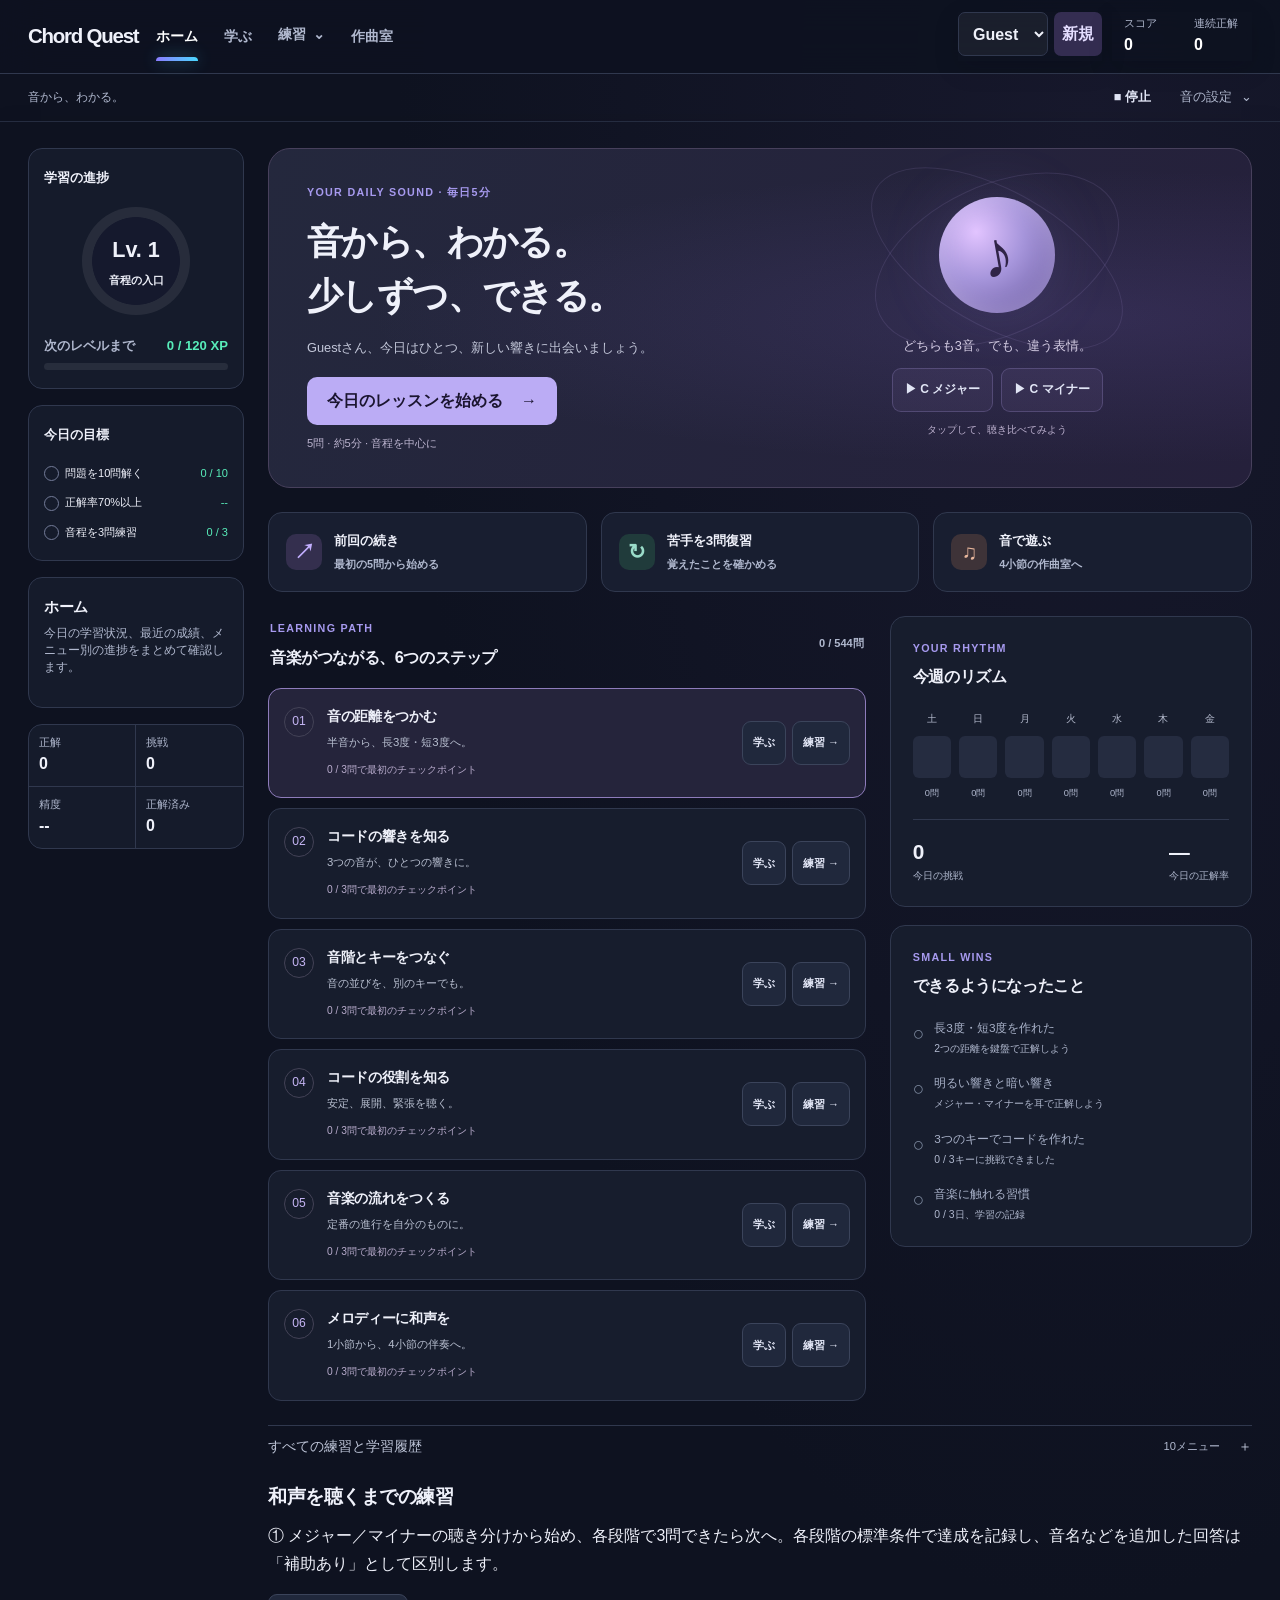
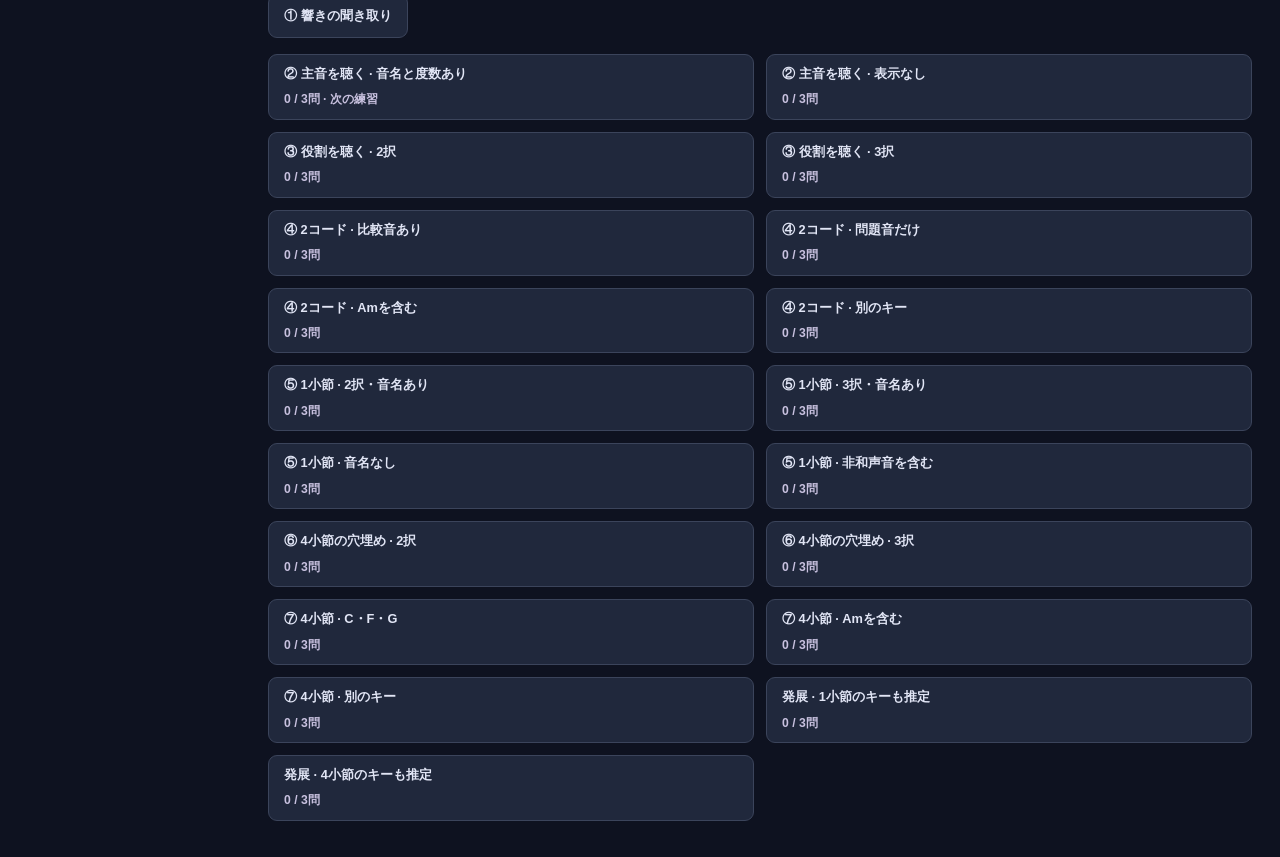
<file: index.html>
<!doctype html>
<html lang="ja">
  <head>
    <meta charset="UTF-8" />
    <meta name="viewport" content="width=device-width, initial-scale=1.0" />
    <title>Chord Quest</title>
    <meta name="theme-color" content="#101426" />
    <meta name="description" content="毎日5分、耳と手で音楽理論を。音程・コード・耳トレから、自分だけのコード進行づくりまで。" />
    <link rel="icon" href="./favicon.svg" type="image/svg+xml" />
    <link rel="stylesheet" href="./styles.css?v=scroll-keys-20260915" />
    <link rel="stylesheet" href="./rich-theme.css?v=scroll-keys-20260915" />
    <link rel="stylesheet" href="./experience.css?v=scroll-keys-20260915" />
  </head>
  <body>
    <!-- 手修正ポイント: アプリ全体の外枠。大きな余白や全体幅は styles.css の .app-shell / .stage を調整 -->
    <main class="app-shell">
      <section class="stage">
        <!-- 手修正ポイント: 上部ナビ。タブの追加・並び替えはこの nav 内の button を編集 -->
        <header class="topbar">
          <div class="brand-block">
            <h1>Chord Quest</h1>
          </div>
          <nav class="mode-tabs" aria-label="ゲームモード">
            <!-- 主要導線は4分類。個別演習は「練習」メニュー内にまとめる -->
            <button class="tab active" data-mode="mypage">ホーム</button>
            <button class="tab" data-mode="textbook">学ぶ</button>
            <div class="training-menu">
              <button class="tab training-trigger" id="training-trigger" type="button" aria-expanded="false" aria-controls="training-popover">
                練習 <span aria-hidden="true">⌄</span>
              </button>
              <div class="training-popover hidden" id="training-popover">
                <button data-mode="interval">音程</button>
                <button data-mode="transpose">度数と移調</button>
                <button data-mode="harmonyOne">メロディーに伴奏をつける</button>
                <button data-mode="lesson">総合演習</button>
                <button data-mode="chord">コード</button>
                <button data-mode="scale">スケール</button>
                <button data-mode="diatonic">ダイアトニック</button>
                <button data-mode="function">機能</button>
                <button data-mode="progression">進行</button>
                <button data-mode="ear">耳トレ</button>
              </div>
            </div>
            <button class="tab" data-mode="practice">作曲室</button>
          </nav>
          <div class="topbar-tools">
            <div class="account-panel">
              <label for="account-select">ユーザー</label>
              <div>
                <select id="account-select" aria-label="アカウント"></select>
                <button id="create-account" class="small-button" type="button">新規</button>
              </div>
            </div>
            <div class="scoreboard" aria-live="polite">
              <span>スコア <strong id="score">0</strong></span>
              <span>連続正解 <strong id="streak">0</strong></span>
            </div>
          </div>
        </header>
        <div class="audio-dock">
          <span class="audio-status" id="audio-status" role="status">音から、わかる。</span>
          <button type="button" class="quiet-button" data-cq="stop" id="stop-audio" aria-label="すべての再生を停止">■ 停止</button>
          <details class="sound-settings">
            <summary>音の設定</summary>
            <div class="sound-settings-body">
              <label>音色<select id="sound-tone"><option value="piano">ソフトピアノ</option><option value="electric">エレクトリックピアノ</option><option value="triangle">シンプル</option></select></label>
              <label>音量 <output id="volume-value">60%</output><input id="sound-volume" type="range" min="0" max="100" value="60" /></label>
              <label>テンポ <output id="tempo-value">100 BPM</output><input id="sound-tempo" type="range" min="50" max="160" step="5" value="100" /></label>
              <label class="check-label"><input id="sound-loop" type="checkbox" /> お手本・回答をリピート</label>
            </div>
          </details>
        </div>

        <!-- 手修正ポイント: 左サイドとメイン領域の2カラム。列幅は styles.css の .workspace を調整 -->
        <section class="workspace">
          <aside class="side-panel">
            <!-- 手修正ポイント: レベル表示。XP計算は app.js の refreshLearningSummary / calculateLevel -->
            <div class="progress-card">
              <p class="side-heading">学習の進捗</p>
              <div class="level-ring" id="level-ring">
                <div>
                  <strong id="level-number">Lv. 1</strong>
                  <span id="level-title">音程の入口</span>
                </div>
              </div>
              <div class="xp-row">
                <span>次のレベルまで</span>
                <strong id="xp-text">0 / 120 XP</strong>
              </div>
              <div class="xp-bar"><span id="xp-fill"></span></div>
            </div>
            <!-- 手修正ポイント: 今日の目標。目標値は app.js の DAILY_GOALS -->
            <div class="goal-card">
              <p class="side-heading">今日の目標</p>
              <div><span class="check-dot" id="goal-attempts-dot"></span><span>問題を10問解く</span><strong id="goal-attempts-value">0 / 10</strong></div>
              <div><span class="check-dot" id="goal-accuracy-dot"></span><span>正解率70%以上</span><strong id="goal-accuracy-value">--</strong></div>
              <div><span class="check-dot" id="goal-progressions-dot"></span><span id="goal-unit-label">新しい問題を3つ学ぶ</span><strong id="goal-progressions-value">0 / 3</strong></div>
            </div>
            <div class="lesson-card">
              <h2 id="mode-title">音程の地図</h2>
              <p id="mode-copy">
                コードもスケールも、半音の並びを覚えると一気に見通しがよくなります。
              </p>
            </div>
            <!-- 手修正ポイント: 累計スコア表示。自由練習では更新されない -->
            <div class="stats-grid">
              <div>
                <span>正解</span>
                <strong id="correct">0</strong>
              </div>
              <div>
                <span>挑戦</span>
                <strong id="attempts">0</strong>
              </div>
              <div>
                <span>精度</span>
                <strong id="accuracy">--</strong>
              </div>
              <div>
                <span>正解済み</span>
                <strong id="solved-count">0</strong>
              </div>
            </div>
          </aside>

          <section class="game-panel">
            <div id="session-strip" class="session-strip hidden"></div>
            <div id="exercise-options" class="exercise-options"></div>
            <!-- 手修正ポイント: 問題/モードの見出し。自由練習では app.js の showPracticeMode が文言を入れる -->
            <div class="prompt-row">
              <div>
                <p class="label" id="prompt-label">今日の課題</p>
                <h2 id="prompt">C メジャースケールを鳴らしてみよう</h2>
                <p class="solved-status" id="solved-status">未挑戦</p>
              </div>
              <div class="play-tools">
                <button class="icon-button" id="play-target" title="お手本を再生" aria-label="お手本を再生">
                  <span aria-hidden="true">▶</span>
                </button>
                <div class="guide-control" aria-label="鍵盤ガイド">
                  <span>ガイド</span>
                  <div class="playback-toggle key-light-toggle" role="group">
                    <button class="active" type="button" data-key-light="on">ON</button>
                    <button type="button" data-key-light="off">OFF</button>
                  </div>
                </div>
              </div>
            </div>

            <!-- 手修正ポイント: 選択中の音やフィードバック表示。自由練習では横スクロール固定 -->
            <div class="answer-strip" id="answer-strip" aria-live="polite"></div>
            <div id="explanation-panel" class="explanation-panel hidden" aria-live="polite"></div>

            <!-- 手修正ポイント: ヒントUI。自由練習モードでは CSS / app.js で非表示 -->
            <div class="hint-tools">
              <button id="toggle-hint" class="secondary" aria-expanded="false" aria-controls="hint-panel">
                ヒントを見る
              </button>
              <span id="hint-cost">練習ではヒントを使っても減点なし</span>
            </div>

            <div class="hint-panel hidden" id="hint-panel" aria-live="polite"></div>

            <!-- 手修正ポイント: ダイアトニック/進行/自由練習の解析パネルを app.js がここへ描画 -->
            <div class="concept-board hidden" id="concept-board" aria-live="polite"></div>

            <!-- 手修正ポイント: 鍵盤本体。キーは app.js の renderKeyboard で生成 -->
            <div class="keyboard-wrap" id="keyboard-wrap">
              <div class="keyboard-controls"><span>鍵盤で試す</span><span id="keyboard-range-label">C4–C6</span></div>
              <div class="keyboard-viewport" id="keyboard-viewport" tabindex="0" role="region" aria-label="ピアノ鍵盤。左右にスクロールして音域を移動"><div class="keyboard" id="keyboard" aria-label="ピアノ鍵盤"></div></div>
              <div class="keyboard-scroll-controls">
                <p>↔ 鍵盤を左右にスワイプ</p>
                <div class="keyboard-scroll-labels"><span>低い音 · C4</span><span>C6 · 高い音</span></div>
                <div class="keyboard-scroll-row"><button type="button" data-cq="keyboard-move" data-value="-1" aria-label="低い音域へ移動">‹</button><input id="keyboard-scroll" type="range" min="0" max="1000" value="0" aria-label="鍵盤の表示位置"><button type="button" data-cq="keyboard-move" data-value="1" aria-label="高い音域へ移動">›</button></div>
              </div>
            </div>
            <section id="studio-panel" class="studio-panel hidden" aria-label="小さな作曲室"></section>

            <!-- 手修正ポイント: 下部操作ボタン。自由練習では判定/次へを非表示 -->
            <div class="controls">
              <button id="check-answer">答え合わせ</button>
              <button id="play-answer" class="secondary">自分の音を聞く</button>
              <button id="next-challenge" class="secondary">次へ</button>
              <button id="clear-answer" class="secondary">選び直す</button>
            </div>
          </section>

          <!-- 手修正ポイント: ホーム画面。中身は app.js の renderMyPageTop / renderMyPageDetail -->
          <section class="mypage-panel hidden" id="mypage-panel" aria-live="polite"></section>
          <!-- 手修正ポイント: 理論テキスト画面。中身は app.js の renderTextbook -->
          <section class="textbook-panel hidden" id="textbook-panel"></section>
        </section>
      </section>
    </main>
    <div id="toast" class="toast hidden" role="status"></div>
    <script src="./audio.js?v=scroll-keys-20260915"></script>
    <script src="./app.js?v=scroll-keys-20260915"></script>
    <script src="./curriculum.js?v=scroll-keys-20260915"></script>
    <script src="./experience.js?v=scroll-keys-20260915"></script>
  </body>
</html>
</file>
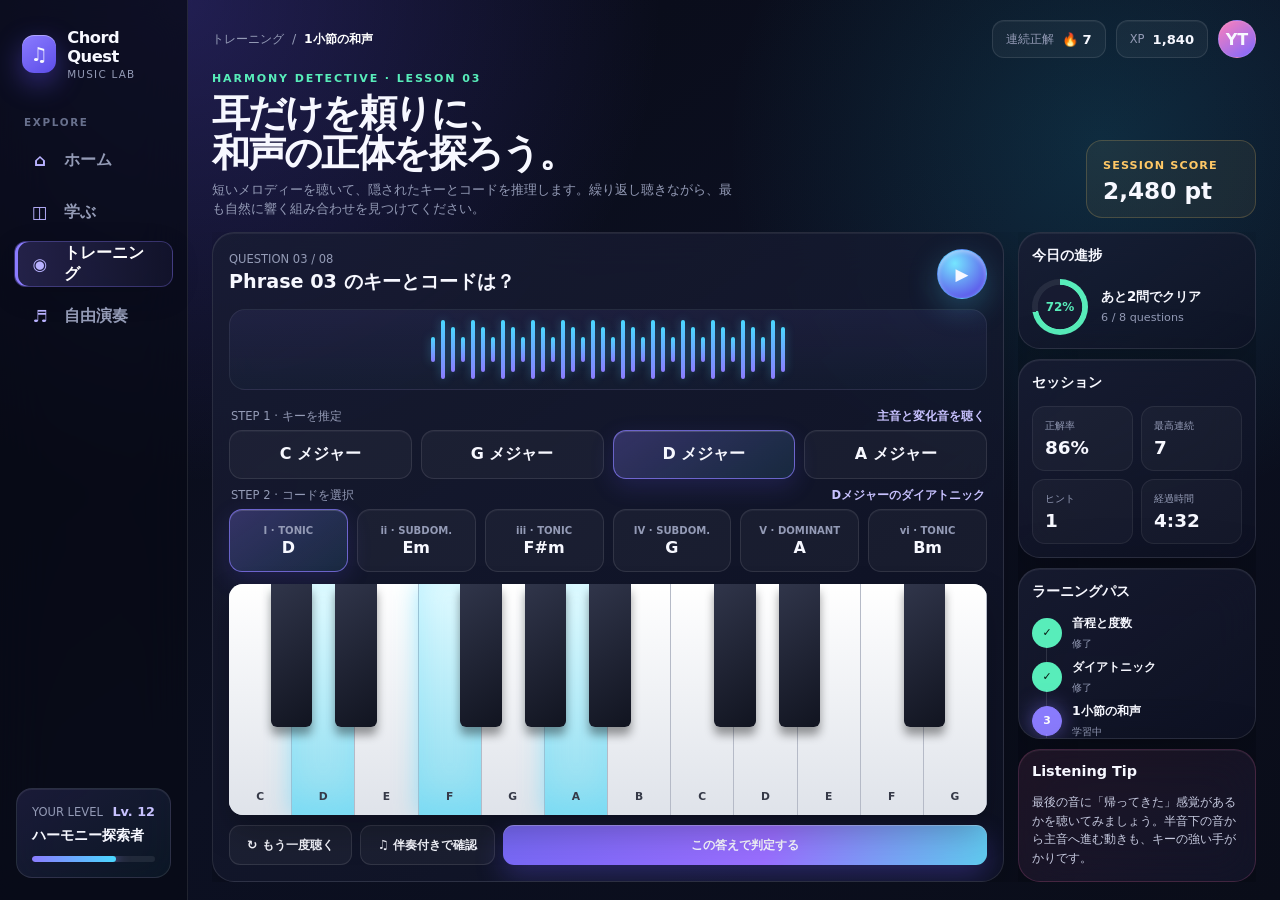
<file: design-concept.html>
<!doctype html>
<html lang="ja">
  <head>
    <meta charset="UTF-8" />
    <meta name="viewport" content="width=device-width, initial-scale=1.0" />
    <title>Chord Quest — Rich UI Concept</title>
    <style>
      :root {
        color-scheme: dark;
        --bg: #090b17;
        --panel: rgba(20, 24, 45, 0.76);
        --panel-solid: #15192d;
        --line: rgba(255, 255, 255, 0.1);
        --text: #f7f8ff;
        --muted: #949bb6;
        --violet: #8b7cff;
        --cyan: #4ad8ff;
        --mint: #58edba;
        --pink: #ff73b5;
        --amber: #ffc866;
        font-family: "Avenir Next", Inter, system-ui, sans-serif;
      }

      * { box-sizing: border-box; }

      body {
        margin: 0;
        min-height: 100vh;
        color: var(--text);
        background:
          radial-gradient(circle at 14% 0%, rgba(105, 87, 255, 0.26), transparent 34%),
          radial-gradient(circle at 86% 16%, rgba(29, 189, 218, 0.16), transparent 28%),
          linear-gradient(145deg, #080a14 0%, #0c1022 52%, #0a0d19 100%);
        overflow: hidden;
      }

      body::before {
        content: "";
        position: fixed;
        inset: 0;
        pointer-events: none;
        opacity: 0.24;
        background-image: linear-gradient(rgba(255,255,255,.025) 1px, transparent 1px), linear-gradient(90deg, rgba(255,255,255,.025) 1px, transparent 1px);
        background-size: 44px 44px;
        mask-image: linear-gradient(to bottom, black, transparent 72%);
      }

      button { color: inherit; font: inherit; cursor: pointer; }
      .shell { height: 100dvh; display: grid; grid-template-columns: 224px 1fr; overflow: hidden; }

      .sidebar {
        position: relative;
        z-index: 4;
        padding: 28px 20px;
        border-right: 1px solid var(--line);
        background: rgba(8, 10, 22, 0.72);
        backdrop-filter: blur(24px);
      }

      .brand { display: flex; align-items: center; gap: 11px; margin: 0 8px 36px; }
      .brand-mark {
        width: 38px; height: 38px; display: grid; place-items: center;
        border-radius: 12px; background: linear-gradient(145deg, var(--violet), #5c4de8);
        box-shadow: 0 10px 28px rgba(105, 87, 255, .42), inset 0 1px rgba(255,255,255,.35);
        font-size: 1.2rem;
      }
      .brand strong { font-size: 1.02rem; font-weight: 800; letter-spacing: -.03em; }
      .brand small { display: block; margin-top: 2px; color: var(--muted); font-size: .65rem; letter-spacing: .12em; }

      .nav-label { margin: 0 10px 9px; color: #68708d; font-size: .65rem; font-weight: 700; letter-spacing: .16em; }
      .nav { display: grid; gap: 6px; }
      .nav button {
        position: relative; min-height: 46px; display: flex; align-items: center; gap: 12px;
        padding: 0 13px; border: 1px solid transparent; border-radius: 12px;
        color: var(--muted); background: transparent; text-align: left; font-weight: 600;
      }
      .nav button.active {
        color: white; border-color: rgba(139,124,255,.3);
        background: linear-gradient(90deg, rgba(139,124,255,.2), rgba(139,124,255,.06));
        box-shadow: inset 3px 0 var(--violet), 0 8px 30px rgba(0,0,0,.12);
      }
      .nav-icon { width: 24px; color: #b9b2ff; text-align: center; font-size: 1.05rem; }
      .level-card {
        position: absolute; right: 16px; bottom: 22px; left: 16px; padding: 15px;
        border: 1px solid var(--line); border-radius: 16px;
        background: linear-gradient(145deg, rgba(139,124,255,.14), rgba(74,216,255,.06));
        box-shadow: inset 0 1px rgba(255,255,255,.07);
      }
      .level-head { display: flex; justify-content: space-between; align-items: center; }
      .level-head span { color: var(--muted); font-size: .72rem; }
      .level-head strong { color: #c8c2ff; font-size: .8rem; }
      .level-card h3 { margin: 7px 0 11px; font-size: .9rem; font-weight: 700; }
      .progress { height: 6px; overflow: hidden; border-radius: 99px; background: rgba(255,255,255,.08); }
      .progress i { display: block; width: 68%; height: 100%; border-radius: inherit; background: linear-gradient(90deg, var(--violet), var(--cyan)); box-shadow: 0 0 14px var(--violet); }

      main { min-width: 0; min-height: 0; display: grid; grid-template-rows: auto auto minmax(0, 1fr); padding: 16px 24px 18px; overflow: hidden; }
      .topbar { min-height: 46px; display: flex; justify-content: space-between; align-items: center; margin-bottom: 10px; }
      .crumb { color: var(--muted); font-size: .78rem; }
      .crumb strong { color: white; }
      .tools { display: flex; gap: 10px; align-items: center; }
      .pill, .avatar {
        min-height: 38px; display: flex; align-items: center; gap: 8px; padding: 0 13px;
        border: 1px solid var(--line); border-radius: 12px; background: rgba(255,255,255,.045);
        box-shadow: inset 0 1px rgba(255,255,255,.05);
      }
      .pill span { color: var(--muted); font-size: .72rem; }
      .pill strong { font-size: .82rem; }
      .avatar { width: 38px; padding: 0; justify-content: center; border-radius: 50%; background: linear-gradient(145deg, #fd80ba, #7d68ff); font-weight: 800; }

      .hero { display: flex; justify-content: space-between; align-items: end; gap: 24px; margin-bottom: 14px; }
      .eyebrow { margin: 0 0 8px; color: var(--mint); font-size: .69rem; font-weight: 800; letter-spacing: .17em; text-transform: uppercase; }
      h1 { margin: 0; font-size: clamp(1.7rem, 3vw, 2.55rem); font-weight: 800; line-height: 1.04; letter-spacing: -.055em; }
      .hero-copy { max-width: 680px; margin: 7px 0 0; color: var(--muted); line-height: 1.45; font-size: .82rem; }
      .streak { min-width: 170px; padding: 13px 16px; border: 1px solid rgba(255,200,102,.2); border-radius: 16px; background: rgba(255,200,102,.06); }
      .streak span { color: var(--amber); font-size: .7rem; font-weight: 700; letter-spacing: .1em; }
      .streak strong { display: block; margin-top: 4px; font-size: 1.45rem; font-weight: 800; }

      .workspace { min-height: 0; display: grid; grid-template-columns: minmax(0, 1fr) 270px; gap: 14px; overflow: hidden; }
      .glass {
        border: 1px solid var(--line); border-radius: 22px;
        background: linear-gradient(145deg, rgba(25,29,52,.82), rgba(15,19,37,.72));
        box-shadow: 0 24px 70px rgba(0,0,0,.3), inset 0 1px rgba(255,255,255,.06);
        backdrop-filter: blur(22px);
      }
      .challenge { min-width: 0; min-height: 0; height: 100%; display: flex; flex-direction: column; padding: 16px; overflow: hidden; }
      .challenge-head { display: flex; justify-content: space-between; gap: 18px; align-items: center; }
      .challenge-head h2 { margin: 3px 0 0; font-size: 1.2rem; font-weight: 700; }
      .challenge-head p { margin: 0; color: var(--muted); font-size: .72rem; }
      .play {
        width: 50px; height: 50px; border: 1px solid rgba(74,216,255,.35); border-radius: 50%;
        background: radial-gradient(circle at 35% 28%, #75e5ff, #5f63ec 72%);
        box-shadow: 0 10px 30px rgba(74,216,255,.25), inset 0 2px 4px rgba(255,255,255,.42);
        font-size: 1.05rem;
      }

      .wave {
        height: clamp(54px, 9vh, 86px); flex: 0 1 auto; display: flex; justify-content: center; align-items: center; gap: 6px;
        margin: 10px 0; border: 1px solid rgba(255,255,255,.07); border-radius: 16px;
        background: linear-gradient(180deg, rgba(139,124,255,.08), rgba(74,216,255,.025));
        overflow: hidden;
      }
      .wave i { width: 4px; border-radius: 99px; background: linear-gradient(to top, var(--violet), var(--cyan)); box-shadow: 0 0 10px rgba(74,216,255,.35); }
      .wave i:nth-child(3n) { height: 58%; } .wave i:nth-child(3n+1) { height: 32%; } .wave i:nth-child(3n+2) { height: 74%; }

      .step-label { display: flex; justify-content: space-between; align-items: center; margin: 9px 2px 6px; }
      .step-label span { color: var(--muted); font-size: .72rem; }
      .step-label b { color: #c8c2ff; font-size: .72rem; }
      .choices { display: grid; grid-template-columns: repeat(4, 1fr); gap: 9px; }
      .choice {
        min-height: clamp(40px, 5.5vh, 50px); border: 1px solid var(--line); border-radius: 13px;
        background: rgba(255,255,255,.035); box-shadow: inset 0 1px rgba(255,255,255,.04);
        font-weight: 700;
      }
      .choice.active { border-color: rgba(139,124,255,.7); background: linear-gradient(145deg, rgba(139,124,255,.28), rgba(74,216,255,.1)); box-shadow: 0 8px 24px rgba(105,87,255,.16), inset 0 1px rgba(255,255,255,.15); }
      .chords { grid-template-columns: repeat(6, 1fr); }
      .chord-choice { min-height: clamp(48px, 7vh, 64px); display: grid; align-content: center; gap: 2px; }
      .chord-choice small { color: var(--muted); font-size: .63rem; }
      .chord-choice strong { font-size: 1rem; font-weight: 800; }

      .keyboard { position: relative; min-height: 76px; height: clamp(82px, 14vh, 126px); flex: 1 1 auto; display: grid; grid-template-columns: repeat(12, 1fr); margin-top: 12px; overflow: hidden; border-radius: 14px; background: #ccd1dc; box-shadow: 0 16px 34px rgba(0,0,0,.24); }
      .white-key { position: relative; border: 0; border-right: 1px solid #b5bac7; background: linear-gradient(#fff, #dfe3ea); color: #363a48; }
      .white-key span { position: absolute; right: 0; bottom: 12px; left: 0; font-size: .67rem; font-weight: 700; }
      .black-key { position: absolute; z-index: 2; top: 0; width: 5.5%; height: 62%; border: 0; border-radius: 0 0 6px 6px; background: linear-gradient(145deg, #30354a, #111420); box-shadow: 0 8px 10px rgba(0,0,0,.38); }
      .black-key:nth-of-type(13) { left: 5.5%; } .black-key:nth-of-type(14) { left: 14%; } .black-key:nth-of-type(15) { left: 30.5%; } .black-key:nth-of-type(16) { left: 39%; } .black-key:nth-of-type(17) { left: 47.5%; } .black-key:nth-of-type(18) { left: 64%; } .black-key:nth-of-type(19) { left: 72.5%; } .black-key:nth-of-type(20) { left: 89%; }
      .white-key.glow { background: linear-gradient(#e0faff, #8eddf0); box-shadow: inset 0 -16px 30px rgba(74,216,255,.28), 0 0 24px rgba(74,216,255,.55); }

      .actions { display: flex; gap: 8px; margin-top: 10px; }
      .primary, .secondary { min-height: 40px; border-radius: 11px; font-size: .78rem; font-weight: 700; }
      .primary { flex: 1; border: 0; background: linear-gradient(110deg, #7668f4, #996eff 55%, #5fcaee); box-shadow: 0 12px 28px rgba(105,87,255,.28), inset 0 1px rgba(255,255,255,.3); }
      .secondary { padding: 0 17px; border: 1px solid var(--line); background: rgba(255,255,255,.045); }

      .side { min-height: 0; display: grid; grid-template-rows: auto auto minmax(0, 1fr) auto; gap: 10px; align-content: stretch; overflow: hidden; }
      .card { min-height: 0; padding: 13px; overflow: hidden; }
      .card h3 { margin: 0 0 14px; font-size: .9rem; font-weight: 700; }
      .mini-progress { display: grid; grid-template-columns: 56px 1fr; gap: 13px; align-items: center; }
      .ring { width: 56px; height: 56px; display: grid; place-items: center; border-radius: 50%; background: radial-gradient(circle, #171b31 55%, transparent 57%), conic-gradient(var(--mint) 72%, rgba(255,255,255,.08) 0); color: var(--mint); font-weight: 800; font-size: .75rem; }
      .mini-progress strong { display: block; font-size: .84rem; } .mini-progress span { color: var(--muted); font-size: .7rem; }
      .stats { display: grid; grid-template-columns: 1fr 1fr; gap: 8px; }
      .stat { padding: 12px; border: 1px solid rgba(255,255,255,.07); border-radius: 13px; background: rgba(255,255,255,.03); }
      .stat span { display: block; color: var(--muted); font-size: .65rem; } .stat strong { display: block; margin-top: 4px; font-size: 1.15rem; font-weight: 800; }
      .lesson-path { display: grid; gap: 8px; }
      .path-item { position: relative; display: grid; grid-template-columns: 30px 1fr; gap: 10px; align-items: center; }
      .path-item:not(:last-child)::after { content: ""; position: absolute; top: 31px; bottom: -12px; left: 14px; width: 1px; background: rgba(255,255,255,.12); }
      .path-dot { width: 30px; height: 30px; display: grid; place-items: center; border: 1px solid var(--line); border-radius: 50%; background: #1a1e34; color: var(--muted); font-size: .68rem; font-weight: 800; }
      .path-item.done .path-dot { border-color: rgba(88,237,186,.4); color: #081810; background: var(--mint); }
      .path-item.current .path-dot { border-color: var(--violet); color: white; background: var(--violet); box-shadow: 0 0 20px rgba(139,124,255,.5); }
      .path-item strong { display: block; font-size: .78rem; } .path-item small { color: var(--muted); font-size: .65rem; }
      .tip { border-color: rgba(255,115,181,.18); background: linear-gradient(145deg, rgba(255,115,181,.09), rgba(139,124,255,.06)); }
      .tip p { margin: 0; color: #c7cbe0; font-size: .76rem; line-height: 1.55; }

      @media (max-width: 1280px) {
        .shell { grid-template-columns: 188px 1fr; }
        .sidebar { padding-inline: 14px; }
        .workspace { grid-template-columns: minmax(0, 1fr) 238px; }
        .hero-copy { max-width: 530px; }
      }

      @media (max-width: 1050px) {
        .shell { grid-template-columns: 72px 1fr; }
        .sidebar { padding-inline: 10px; }
        .brand { margin-inline: 7px; }
        .brand > div:last-child, .nav-label, .nav button:not(.active) { font-size: 0; }
        .nav button { justify-content: center; padding: 0; }
        .nav button.active { font-size: 0; }
        .nav-icon { font-size: 1.05rem; }
        .level-card { display: none; }
        .workspace { grid-template-columns: 1fr; }
        .side { display: none; }
      }

      @media (max-width: 760px) {
        .shell { grid-template-columns: 1fr; }
        .sidebar { display: none; }
        main { padding: 10px; }
        .topbar { min-height: 38px; }
        .hero { margin-bottom: 8px; }
        .hero h1 { font-size: clamp(1.35rem, 7vw, 1.8rem); }
        .hero-copy, .streak { display: none; }
        .choices { grid-template-columns: repeat(4, minmax(0, 1fr)); }
        .chords { grid-template-columns: repeat(3, minmax(0, 1fr)); }
        .choice { padding-inline: 4px; font-size: .7rem; }
        .tools .pill:first-child { display: none; }
        .keyboard { min-height: 68px; }
      }

      @media (max-height: 820px) {
        main { padding-top: 10px; padding-bottom: 10px; }
        .topbar { min-height: 38px; margin-bottom: 5px; }
        .hero { margin-bottom: 8px; }
        .hero-copy { display: none; }
        .eyebrow { margin-bottom: 4px; }
        h1 { font-size: clamp(1.55rem, 2.6vw, 2.15rem); }
        .streak { padding: 8px 12px; }
        .streak strong { font-size: 1.05rem; }
        .challenge { padding: 12px; }
        .challenge-head h2 { font-size: 1rem; }
        .play { width: 42px; height: 42px; }
        .wave { margin-block: 7px; }
        .side .tip { display: none; }
        .side { grid-template-rows: auto auto minmax(0, 1fr); }
        .card h3 { margin-bottom: 8px; }
      }

      @media (max-height: 680px) {
        .hero { display: none; }
        .wave { height: 48px; }
        .keyboard { min-height: 58px; height: 10vh; }
        .step-label { margin-top: 5px; }
        .side { display: none; }
        .workspace { grid-template-columns: 1fr; }
      }
    </style>
  </head>
  <body>
    <div class="shell">
      <aside class="sidebar">
        <div class="brand"><div class="brand-mark">♫</div><div><strong>Chord Quest</strong><small>MUSIC LAB</small></div></div>
        <p class="nav-label">EXPLORE</p>
        <nav class="nav">
          <button><span class="nav-icon">⌂</span>ホーム</button>
          <button><span class="nav-icon">◫</span>学ぶ</button>
          <button class="active"><span class="nav-icon">◉</span>トレーニング</button>
          <button><span class="nav-icon">♬</span>自由演奏</button>
        </nav>
        <div class="level-card"><div class="level-head"><span>YOUR LEVEL</span><strong>Lv. 12</strong></div><h3>ハーモニー探索者</h3><div class="progress"><i></i></div></div>
      </aside>

      <main>
        <header class="topbar"><div class="crumb">トレーニング&nbsp; / &nbsp;<strong>1小節の和声</strong></div><div class="tools"><div class="pill"><span>連続正解</span><strong>🔥 7</strong></div><div class="pill"><span>XP</span><strong>1,840</strong></div><div class="avatar">YT</div></div></header>
        <section class="hero"><div><p class="eyebrow">Harmony Detective · Lesson 03</p><h1>耳だけを頼りに、<br>和声の正体を探ろう。</h1><p class="hero-copy">短いメロディーを聴いて、隠されたキーとコードを推理します。繰り返し聴きながら、最も自然に響く組み合わせを見つけてください。</p></div><div class="streak"><span>SESSION SCORE</span><strong>2,480 pt</strong></div></section>

        <div class="workspace">
          <section class="challenge glass">
            <div class="challenge-head"><div><p>QUESTION 03 / 08</p><h2>Phrase 03 のキーとコードは？</h2></div><button class="play" aria-label="メロディーを再生">▶</button></div>
            <div class="wave" aria-hidden="true">
              <i></i><i></i><i></i><i></i><i></i><i></i><i></i><i></i><i></i><i></i><i></i><i></i><i></i><i></i><i></i><i></i><i></i><i></i><i></i><i></i><i></i><i></i><i></i><i></i><i></i><i></i><i></i><i></i><i></i><i></i><i></i><i></i><i></i><i></i><i></i><i></i>
            </div>

            <div class="step-label"><span>STEP 1 · キーを推定</span><b>主音と変化音を聴く</b></div>
            <div class="choices"><button class="choice">C メジャー</button><button class="choice">G メジャー</button><button class="choice active">D メジャー</button><button class="choice">A メジャー</button></div>

            <div class="step-label"><span>STEP 2 · コードを選択</span><b>Dメジャーのダイアトニック</b></div>
            <div class="choices chords">
              <button class="choice chord-choice active"><small>I · TONIC</small><strong>D</strong></button><button class="choice chord-choice"><small>ii · SUBDOM.</small><strong>Em</strong></button><button class="choice chord-choice"><small>iii · TONIC</small><strong>F#m</strong></button><button class="choice chord-choice"><small>IV · SUBDOM.</small><strong>G</strong></button><button class="choice chord-choice"><small>V · DOMINANT</small><strong>A</strong></button><button class="choice chord-choice"><small>vi · TONIC</small><strong>Bm</strong></button>
            </div>

            <div class="keyboard">
              <button class="white-key"><span>C</span></button><button class="white-key glow"><span>D</span></button><button class="white-key"><span>E</span></button><button class="white-key glow"><span>F</span></button><button class="white-key"><span>G</span></button><button class="white-key glow"><span>A</span></button><button class="white-key"><span>B</span></button><button class="white-key"><span>C</span></button><button class="white-key"><span>D</span></button><button class="white-key"><span>E</span></button><button class="white-key"><span>F</span></button><button class="white-key"><span>G</span></button>
              <button class="black-key"></button><button class="black-key"></button><button class="black-key"></button><button class="black-key"></button><button class="black-key"></button><button class="black-key"></button><button class="black-key"></button><button class="black-key"></button>
            </div>
            <div class="actions"><button class="secondary">↻ もう一度聴く</button><button class="secondary">♫ 伴奏付きで確認</button><button class="primary">この答えで判定する</button></div>
          </section>

          <aside class="side">
            <section class="card glass"><h3>今日の進捗</h3><div class="mini-progress"><div class="ring">72%</div><div><strong>あと2問でクリア</strong><span>6 / 8 questions</span></div></div></section>
            <section class="card glass"><h3>セッション</h3><div class="stats"><div class="stat"><span>正解率</span><strong>86%</strong></div><div class="stat"><span>最高連続</span><strong>7</strong></div><div class="stat"><span>ヒント</span><strong>1</strong></div><div class="stat"><span>経過時間</span><strong>4:32</strong></div></div></section>
            <section class="card glass"><h3>ラーニングパス</h3><div class="lesson-path"><div class="path-item done"><div class="path-dot">✓</div><div><strong>音程と度数</strong><small>修了</small></div></div><div class="path-item done"><div class="path-dot">✓</div><div><strong>ダイアトニック</strong><small>修了</small></div></div><div class="path-item current"><div class="path-dot">3</div><div><strong>1小節の和声</strong><small>学習中</small></div></div><div class="path-item"><div class="path-dot">4</div><div><strong>4小節の和声</strong><small>次のレッスン</small></div></div></div></section>
            <section class="card glass tip"><h3>Listening Tip</h3><p>最後の音に「帰ってきた」感覚があるかを聴いてみましょう。半音下の音から主音へ進む動きも、キーの強い手がかりです。</p></section>
          </aside>
        </div>
      </main>
    </div>
  </body>
</html>
</file>
<file: styles.css>
:root {
  /* 手修正ポイント: 色テーマ。まずここを変えると全体のトーンをまとめて調整できる */
  color-scheme: light;
  --ink: #0f1720;
  --muted: #5f6975;
  --line: #e0e4e8;
  --paper: #f5f6f7;
  --panel: #ffffff;
  --green: #15813e;
  --green-dark: #0f7735;
  --coral: #ff514d;
  --amber: #f2b84b;
  --blue: #4b7bec;
  --key-black: #20262b;
  --shadow: none;
  font-family:
    Inter, ui-sans-serif, system-ui, -apple-system, BlinkMacSystemFont, "Segoe UI",
    sans-serif;
}

/* 手修正ポイント: 全体リセット。余白やボックス計算の基本設定 */
* {
  box-sizing: border-box;
}

/* 手修正ポイント: ページ背景。背景色や全体の文字色はここ */
body {
  margin: 0;
  min-height: 100vh;
  color: var(--ink);
  background: var(--paper);
}

button {
  border: 0;
  color: inherit;
  font: inherit;
  cursor: pointer;
}

.app-shell {
  min-height: 100vh;
  padding: 0;
}

.stage {
  width: 100%;
}

/* 手修正ポイント: 上部バー。高さ、左右余白、固定ヘッダー化はこの周辺 */
.topbar {
  display: flex;
  align-items: center;
  justify-content: space-between;
  gap: 18px;
  min-height: 62px;
  padding: 0 22px;
  border-bottom: 1px solid var(--line);
  background: rgba(255, 255, 255, 0.96);
}

.eyebrow,
.label {
  margin: 0 0 6px;
  color: var(--green-dark);
  font-size: 0.76rem;
  font-weight: 800;
  letter-spacing: 0;
  text-transform: uppercase;
}

h1,
h2,
p {
  margin-top: 0;
}

h1 {
  margin-bottom: 0;
  font-size: 1.5rem;
  line-height: 1;
  letter-spacing: 0;
}

.brand-block {
  display: flex;
  align-items: center;
  gap: 18px;
  flex: 0 0 auto;
}

.menu-button {
  width: 34px;
  height: 34px;
  display: grid;
  place-items: center;
  border-radius: 7px;
  background: transparent;
  color: var(--ink);
  font-size: 1.25rem;
  font-weight: 900;
}

/* 手修正ポイント: 共通カード外観。枠線/背景/影をまとめて変更する場所 */
.topbar-tools,
.scoreboard,
.account-panel,
.workspace,
.lesson-card,
.stats-grid,
.game-panel,
.mypage-panel,
.textbook-panel,
.progress-card,
.goal-card {
  border: 1px solid var(--line);
  background: var(--panel);
  box-shadow: var(--shadow);
}

.scoreboard {
  display: flex;
  gap: 0;
  padding: 0;
  border: 0;
  background: transparent;
}

.topbar-tools {
  display: flex;
  align-items: stretch;
  gap: 10px;
  border: 0;
  background: transparent;
  box-shadow: none;
}

.account-panel {
  min-width: 170px;
  padding: 0;
  border: 0;
  background: transparent;
}

.account-panel label {
  display: none;
  color: var(--muted);
  font-size: 0.72rem;
  font-weight: 850;
  text-transform: uppercase;
}

.account-panel div {
  display: flex;
  gap: 8px;
}

.account-panel select {
  min-width: 0;
  flex: 1;
  height: 40px;
  border: 1px solid var(--line);
  border-radius: 7px;
  padding: 0 10px;
  color: var(--ink);
  background: var(--paper);
  font: inherit;
  font-weight: 750;
}

.small-button {
  min-width: 48px;
  height: 40px;
  border-radius: 7px;
  color: white;
  background: var(--green-dark);
  font-weight: 850;
}

.scoreboard span {
  min-width: 92px;
  padding: 3px 12px;
  border-radius: 0;
  background: transparent;
  color: var(--muted);
  font-size: 0.86rem;
}

.scoreboard strong {
  display: block;
  color: var(--ink);
  font-size: 1.1rem;
}

/* 手修正ポイント: モードタブ。タブ間隔や横スクロールの調整 */
.mode-tabs {
  flex: 1 1 auto;
  min-width: 0;
  display: flex;
  justify-content: flex-start;
  gap: 26px;
  padding: 0;
  border: 0;
  background: transparent;
  overflow: visible;
  scrollbar-width: none;
}

.mode-tabs::-webkit-scrollbar {
  display: none;
}

.tab {
  position: relative;
  min-height: 62px;
  padding: 0;
  border-radius: 0;
  background: transparent;
  color: var(--muted);
  font-size: 0.9rem;
  font-weight: 800;
  white-space: nowrap;
}

.tab.active {
  color: var(--green-dark);
  background: transparent;
}

.tab.active::after {
  content: "";
  position: absolute;
  left: 0;
  right: 0;
  bottom: 0;
  height: 4px;
  border-radius: 99px 99px 0 0;
  background: var(--green-dark);
}

.training-menu {
  position: relative;
  flex: 0 0 auto;
}

.training-trigger span {
  display: inline-block;
  margin-left: 3px;
  transition: transform 160ms ease;
}

.training-trigger[aria-expanded="true"] span {
  transform: rotate(180deg);
}

.training-popover {
  position: absolute;
  z-index: 100;
  top: calc(100% - 4px);
  left: 50%;
  width: 260px;
  display: grid;
  grid-template-columns: repeat(2, minmax(0, 1fr));
  gap: 5px;
  padding: 8px;
  border: 1px solid var(--line);
  border-radius: 8px;
  background: var(--panel);
  box-shadow: 0 14px 34px rgba(15, 23, 32, 0.16);
  transform: translateX(-50%);
}

.training-popover button {
  min-height: 38px;
  padding: 7px 8px;
  border-radius: 6px;
  background: #f1f4f2;
  font-size: 0.78rem;
  font-weight: 800;
  text-align: left;
}

.training-popover button:hover,
.training-popover button.active {
  color: var(--green-dark);
  background: #e4f6ed;
}

/* 耳でキーとコード進行を推定する4小節課題 */
.harmonize-board {
  display: grid;
  gap: 12px;
  padding: 14px;
}

.key-detect {
  display: grid;
  grid-template-columns: minmax(210px, 0.75fr) minmax(0, 1.25fr);
  gap: 14px;
  align-items: center;
  padding: 12px;
  border: 1px solid var(--line);
  border-radius: 8px;
  background: var(--panel);
}

.key-detect strong,
.key-detect small {
  display: block;
  margin-top: 5px;
}

.key-detect small,
.harmony-disabled {
  color: var(--muted);
  font-size: 0.8rem;
  font-weight: 720;
}

.key-choice-row {
  display: grid;
  grid-template-columns: repeat(4, minmax(78px, 1fr));
  gap: 7px;
}

.key-choice-row button {
  min-height: 44px;
  padding: 7px;
  border: 1px solid var(--line);
  border-radius: 7px;
  background: #eef2f4;
  font-size: 0.82rem;
  font-weight: 850;
}

.key-choice-row button.active {
  border-color: var(--green);
  color: var(--green-dark);
  background: #e4f6ed;
}

.melody-timeline {
  display: grid;
  grid-template-columns: repeat(4, minmax(130px, 1fr));
  gap: 8px;
}

.melody-timeline.one-bar {
  grid-template-columns: minmax(260px, 560px);
}

.melody-bar {
  min-height: 138px;
  display: grid;
  align-content: start;
  gap: 7px;
  padding: 12px;
  border: 1px solid var(--line);
  border-radius: 8px;
  background: #fbfcf8;
  text-align: left;
}

.melody-bar.active {
  border-color: rgba(21, 129, 62, 0.65);
  background: #edf8f3;
  box-shadow: inset 0 0 0 2px rgba(21, 129, 62, 0.1);
}

.melody-bar span,
.melody-bar small,
.harmony-picker small,
.harmony-flow span {
  color: var(--muted);
  font-size: 0.76rem;
  font-weight: 760;
}

.melody-bar strong {
  font-size: 1.15rem;
}

.melody-bar b {
  margin-top: auto;
  color: var(--green-dark);
}

.harmony-picker {
  display: grid;
  grid-template-columns: minmax(190px, 0.65fr) minmax(0, 1.35fr);
  gap: 14px;
  align-items: center;
  padding: 12px;
  border: 1px solid var(--line);
  border-radius: 8px;
  background: var(--panel);
}

.harmony-picker > div:first-child > strong,
.harmony-picker > div:first-child > small {
  display: block;
  margin-top: 5px;
}

.chord-card.selected-card {
  border-color: var(--green);
  background: #e4f6ed;
}

.harmony-flow {
  display: grid;
  grid-template-columns: auto minmax(160px, 0.5fr) minmax(240px, 1fr);
  gap: 12px;
  align-items: center;
  padding: 12px;
  border-radius: 8px;
  background: #eef2f4;
}

.harmony-flow strong {
  color: var(--green-dark);
}

.harmony-flow p {
  margin: 0;
  line-height: 1.45;
  font-size: 0.86rem;
  font-weight: 700;
}

/* 手修正ポイント: 画面の主レイアウト。左サイド幅やメイン余白はここ */
.workspace {
  --side-panel-width: 250px;
  --workspace-gap: 12px;
  --workspace-x-padding: 16px;
  display: grid;
  grid-template-columns: var(--side-panel-width) minmax(0, 1fr);
  gap: var(--workspace-gap);
  min-height: calc(100vh - 62px);
  padding: 12px var(--workspace-x-padding);
  border: 0;
  border-radius: 0;
  background: #f7f8f9;
}

.side-panel {
  display: grid;
  align-content: start;
  gap: 10px;
}

/* 手修正ポイント: 左サイド/メインの角丸。カード感を強めるならここ */
.lesson-card,
.stats-grid,
.game-panel,
.progress-card,
.goal-card {
  border-radius: 8px;
}

.lesson-card {
  padding: 12px 14px;
}

.lesson-card h2 {
  margin-bottom: 6px;
  font-size: 1.05rem;
}

.lesson-card p {
  color: var(--muted);
  line-height: 1.4;
  font-size: 0.88rem;
}

.stats-grid {
  display: grid;
  grid-template-columns: repeat(2, 1fr);
  overflow: hidden;
}

.progress-card,
.goal-card {
  padding: 12px 14px;
}

.side-heading {
  margin: 0 0 8px;
  color: #1f2933;
  font-weight: 850;
}

/* 手修正ポイント: レベル円グラフ。サイズや進捗色はここ */
.level-ring {
  --level-progress: 0%;
  width: 108px;
  height: 108px;
  display: grid;
  place-items: center;
  margin: 0 auto 10px;
  border-radius: 50%;
  background:
    radial-gradient(circle at center, #fff 0 57%, transparent 58%),
    conic-gradient(var(--green) 0 var(--level-progress), #e8ecef var(--level-progress) 100%);
}

.level-ring div {
  display: grid;
  gap: 4px;
  text-align: center;
}

.level-ring strong {
  font-size: 1.05rem;
}

.level-ring span {
  color: var(--ink);
  font-size: 0.7rem;
  font-weight: 800;
}

/* 手修正ポイント: XP行と今日の目標。密度やフォントサイズ調整向け */
.xp-row,
.goal-card div {
  display: flex;
  align-items: center;
  gap: 8px;
  margin-top: 7px;
}

.xp-row {
  justify-content: space-between;
}

.xp-row span,
.goal-card span {
  color: var(--ink);
  font-size: 0.8rem;
  font-weight: 720;
}

.xp-row strong,
.goal-card strong {
  margin-left: auto;
  color: var(--green-dark);
  font-size: 0.82rem;
}

.xp-bar {
  height: 7px;
  margin-top: 7px;
  border-radius: 99px;
  background: #dfe4e7;
  overflow: hidden;
}

.xp-bar span {
  --xp-progress: 0%;
  display: block;
  width: var(--xp-progress);
  height: 100%;
  border-radius: inherit;
  background: var(--green);
}

/* 手修正ポイント: 目標達成チェック。完了状態は .check-dot.done */
.check-dot {
  width: 18px;
  height: 18px;
  flex: 0 0 auto;
  display: grid;
  place-items: center;
  border: 1.5px solid #9ca6ae;
  border-radius: 50%;
  color: white;
  font-size: 0.76rem;
  font-weight: 900;
}

.check-dot.done {
  border-color: var(--green);
  background: var(--green);
}

.stats-grid div {
  padding: 9px 10px;
  border-right: 1px solid var(--line);
}

.stats-grid div:last-child {
  border-right: 0;
}

.stats-grid div:nth-child(2n) {
  border-right: 0;
}

.stats-grid div:nth-child(n + 3) {
  border-top: 1px solid var(--line);
}

.stats-grid span {
  display: block;
  color: var(--muted);
  font-size: 0.78rem;
}

.stats-grid strong {
  font-size: 1.08rem;
}

/* 手修正ポイント: メイン領域の共通グリッド。自由練習は .practice-mode で上書き */
.game-panel,
.mypage-panel,
.textbook-panel {
  min-width: 0;
  padding: 0 0 72px;
  border-radius: 8px;
  background: transparent;
  border: 0;
  display: grid;
  gap: 18px;
}

.mypage-panel,
.textbook-panel {
  display: grid;
  gap: 18px;
  padding-bottom: 0;
  border-radius: 8px;
}

/* 手修正ポイント: 理論ページ。章ナビと本文2カラムの調整 */
.textbook-layout {
  display: grid;
  grid-template-columns: 230px minmax(0, 1fr);
  gap: 16px;
}

.textbook-nav {
  display: grid;
  align-content: start;
  gap: 8px;
}

.textbook-nav button {
  min-height: 72px;
  padding: 10px;
  border: 1px solid var(--line);
  border-radius: 8px;
  background: #fbfcf8;
  text-align: left;
}

.textbook-nav button.active {
  border-color: rgba(47, 143, 107, 0.62);
  background: #edf8f3;
  box-shadow: inset 0 0 0 2px rgba(47, 143, 107, 0.12);
}

.textbook-nav span,
.textbook-example span,
.textbook-practice span {
  display: block;
  color: var(--green-dark);
  font-size: 0.76rem;
  font-weight: 850;
}

.textbook-nav strong {
  display: block;
  margin-top: 3px;
  font-size: 0.96rem;
}

.textbook-article {
  min-width: 0;
}

.textbook-article h2 {
  margin-bottom: 10px;
  font-size: clamp(1.7rem, 4vw, 3rem);
  line-height: 1.05;
}

.textbook-lead {
  max-width: 760px;
  color: var(--ink);
  font-size: 1.08rem;
  line-height: 1.75;
  font-weight: 720;
}

.textbook-points {
  display: grid;
  gap: 10px;
  margin: 18px 0;
}

.textbook-points div,
.textbook-example,
.textbook-practice {
  border: 1px solid var(--line);
  border-radius: 8px;
  background: #fbfcf8;
}

.textbook-points div {
  display: grid;
  grid-template-columns: 12px 1fr;
  gap: 10px;
  padding: 12px;
}

.textbook-points div span {
  width: 10px;
  height: 10px;
  margin-top: 7px;
  border-radius: 50%;
  background: var(--green);
}

.textbook-points p {
  margin: 0;
  color: var(--ink);
  line-height: 1.6;
  font-weight: 710;
}

.textbook-example,
.textbook-practice {
  padding: 14px;
}

.textbook-example {
  margin-bottom: 10px;
}

.textbook-example strong,
.textbook-practice strong {
  display: block;
  margin-top: 5px;
  font-size: 1.04rem;
  line-height: 1.55;
}

.textbook-practice button {
  min-height: 38px;
  margin-top: 12px;
  padding: 0 14px;
  border-radius: 7px;
  color: white;
  background: var(--green-dark);
  font-weight: 850;
}

/* 手修正ポイント: ホーム画面。今日の状況、最近の成績、メニュー別進捗の調整 */
.mypage-head {
  display: flex;
  align-items: start;
  justify-content: space-between;
  gap: 14px;
  padding: 18px 20px;
  border: 1px solid var(--line);
  border-radius: 8px;
  background: var(--panel);
}

.mypage-head h2 {
  margin-bottom: 6px;
  font-size: clamp(1.45rem, 2.6vw, 2.15rem);
}

.mypage-head p {
  margin-bottom: 0;
  color: var(--ink);
  line-height: 1.5;
}

.mypage-head p:not(.label) {
  display: inline-flex;
  align-items: center;
  gap: 10px;
  flex-wrap: wrap;
  min-height: 36px;
  padding: 7px 10px;
  border-radius: 7px;
  background: #eef2f4;
  font-weight: 760;
}

.mypage-head p:not(.label) span {
  color: var(--muted);
}

.mypage-head p:not(.label) strong {
  color: var(--green-dark);
}

.home-overview {
  display: grid;
  grid-template-columns: repeat(4, minmax(120px, 1fr));
  gap: 10px;
}

.home-overview div {
  min-height: 92px;
  padding: 14px;
  border: 1px solid var(--line);
  border-radius: 8px;
  background: var(--panel);
  box-shadow: inset 0 0 0 1px rgba(15, 23, 32, 0.02);
}

.home-overview span,
.section-heading span {
  display: block;
  color: var(--green-dark);
  font-size: 0.76rem;
  font-weight: 850;
}

.home-overview strong {
  display: block;
  margin-top: 8px;
  font-size: clamp(1.45rem, 3vw, 2rem);
}

.section-heading {
  display: flex;
  align-items: end;
  justify-content: space-between;
  gap: 12px;
  padding: 0 2px;
}

.section-heading strong {
  font-size: 1.12rem;
}

.mypage-grid {
  display: grid;
  grid-template-columns: repeat(auto-fit, minmax(210px, 1fr));
  gap: 10px;
}

.menu-score-card {
  min-height: 154px;
  padding: 14px;
  border: 1px solid var(--line);
  border-radius: 8px;
  background: #fbfcf8;
  text-align: left;
}

.menu-score-card:hover {
  border-color: var(--green);
  box-shadow: 0 10px 26px rgba(32, 38, 43, 0.08);
}

.menu-score-card strong {
  display: block;
  margin-bottom: 4px;
  font-size: 1.12rem;
}

.menu-score-card span {
  display: block;
  color: var(--muted);
  font-size: 0.82rem;
  font-weight: 760;
}

.score-metrics {
  display: grid;
  grid-template-columns: repeat(3, 1fr);
  gap: 8px;
  margin-top: 14px;
}

.score-metrics div {
  min-width: 0;
  padding: 8px;
  border-radius: 7px;
  background: #eef2f4;
}

.score-metrics b {
  display: block;
  font-size: 1.2rem;
}

.detail-toolbar {
  display: flex;
  justify-content: space-between;
  gap: 10px;
  flex-wrap: wrap;
}

.detail-toolbar button {
  min-height: 40px;
  padding: 0 14px;
  border-radius: 7px;
  color: var(--ink);
  background: #e9edf0;
  font-weight: 850;
}

.history-table {
  display: grid;
  gap: 8px;
}

.history-row {
  display: grid;
  grid-template-columns: minmax(220px, 1.4fr) repeat(4, minmax(76px, 0.45fr)) minmax(104px, 0.5fr);
  gap: 8px;
  align-items: center;
  padding: 10px;
  border: 1px solid var(--line);
  border-radius: 8px;
  background: #fbfcf8;
}

.history-row.header {
  color: var(--muted);
  background: transparent;
  font-size: 0.78rem;
  font-weight: 850;
}

.history-row strong {
  font-size: 0.96rem;
}

.history-row span {
  min-width: 0;
}

.status-pill {
  display: inline-flex;
  justify-content: center;
  min-height: 28px;
  padding: 5px 8px;
  border-radius: 7px;
  background: #eef2f4;
  color: var(--muted);
  font-weight: 850;
}

.status-pill.solved {
  color: var(--green-dark);
  background: #edf8f3;
}

.history-jump {
  width: 100%;
  min-height: 34px;
  padding: 0 10px;
  border-radius: 7px;
  color: white;
  background: var(--green-dark);
  font-size: 0.84rem;
  font-weight: 850;
}

.empty-history {
  padding: 18px;
  border: 1px dashed #b9c3c8;
  border-radius: 8px;
  color: var(--muted);
  background: #fbfcf8;
  font-weight: 760;
}

/* 手修正ポイント: 問題見出しエリア。全プレイ系メニューでサイズを統一 */
.prompt-row {
  display: flex;
  align-items: center;
  justify-content: space-between;
  gap: 18px;
  height: 112px;
  min-height: 112px;
  padding: 22px 28px;
  border: 1px solid var(--line);
  border-radius: 8px;
  background: var(--panel);
}

/* 手修正ポイント: 自由練習専用。1画面固定のため workspace 自体を viewport 高に収める */
.practice-active .workspace {
  height: calc(100vh - 62px);
  min-height: 0;
  overflow: hidden;
}

/* 手修正ポイント: 自由練習時の左サイド。画面高を超えたらサイドだけスクロール */
.practice-active .side-panel {
  min-height: 0;
  overflow: auto;
}

/* 手修正ポイント: 自由練習の縦配置。鍵盤位置ズレ防止の中核 */
.game-panel.practice-mode {
  height: 100%;
  min-height: 0;
  grid-template-rows: auto 46px 150px minmax(0, 1fr) auto;
  gap: 10px;
  overflow: hidden;
}

/* 手修正ポイント: 自由練習の見出しも他メニューと同じ高さに揃える */
.practice-mode .prompt-row {
  order: 1;
  height: 112px;
  min-height: 112px;
  padding: 22px 28px;
}

.practice-mode #prompt {
  font-size: clamp(1.55rem, 2.6vw, 2.05rem);
}

.practice-mode .play-tools {
  display: none;
}

#prompt {
  margin-bottom: 0;
  font-size: clamp(1.55rem, 2.6vw, 2.05rem);
  line-height: 1.1;
}

.solved-status {
  display: inline-flex;
  align-items: center;
  min-height: 24px;
  margin: 7px 0 0;
  padding: 4px 9px;
  border-radius: 7px;
  color: var(--muted);
  background: #eef2f4;
  font-size: 0.82rem;
  font-weight: 850;
}

.solved-status.solved {
  color: var(--green-dark);
  background: #edf8f3;
}

.solved-status.missed {
  color: #914635;
  background: #fff0eb;
}

.icon-button {
  flex: 0 0 auto;
  width: 58px;
  height: 58px;
  border-radius: 50%;
  color: white;
  background: var(--coral);
  font-weight: 900;
}

.play-tools {
  display: flex;
  align-items: center;
  gap: 18px;
  flex-wrap: wrap;
  justify-content: flex-end;
}

.key-light-toggle {
  flex: 0 0 auto;
}

.guide-control {
  display: flex;
  align-items: center;
  gap: 7px;
}

.guide-control > span {
  color: var(--muted);
  font-size: 0.82rem;
  font-weight: 850;
}

.guide-control .playback-toggle button {
  min-width: 46px;
}

/* 手修正ポイント: 選択音/フィードバック表示。自由練習では横スクロール固定 */
.answer-strip {
  min-height: 48px;
  display: flex;
  align-items: center;
  gap: 8px;
  flex-wrap: wrap;
  margin: 0;
  padding: 8px 10px;
  border: 1px dashed #b9c3c8;
  border-radius: 8px;
  background: #fbfcf8;
}

/* 手修正ポイント: 自由練習の選択音リスト。折り返しで鍵盤が動かないよう固定高 */
.practice-mode .answer-strip {
  order: 2;
  height: 46px;
  min-height: 46px;
  flex-wrap: nowrap;
  overflow-x: auto;
  overflow-y: hidden;
}

.practice-mode .answer-note {
  flex: 0 0 auto;
  padding: 7px 10px;
}

.answer-note {
  min-width: 44px;
  padding: 9px 11px;
  border-radius: 6px;
  color: white;
  background: var(--blue);
  text-align: center;
  font-weight: 850;
}

.feedback-banner {
  width: 100%;
  min-height: 46px;
  display: flex;
  align-items: center;
  padding: 10px 14px;
  border: 2px solid #c7d0d5;
  border-radius: 8px;
  background: #eef2f4;
  color: var(--ink);
  font-size: 1rem;
  font-weight: 900;
}

.feedback-banner.correct {
  border-color: rgba(47, 143, 107, 0.72);
  background: #e4f6ed;
  color: var(--green-dark);
}

.feedback-banner.incorrect {
  border-color: rgba(227, 108, 85, 0.72);
  background: #fff0eb;
  color: #914635;
}

.hint {
  color: var(--muted);
}

.hint-tools {
  display: flex;
  align-items: center;
  gap: 8px;
  flex-wrap: wrap;
  margin-bottom: 0;
  padding: 0 2px;
}

.hint-tools button {
  min-height: 34px;
  padding: 0 12px;
  border-radius: 7px;
  color: var(--ink);
  background: #e9edf0;
  font-weight: 850;
}

.hint-tools button:disabled {
  cursor: default;
  color: #7a858c;
  background: #f0f2f3;
}

.hint-tools span {
  color: var(--muted);
  font-size: 0.82rem;
}

.hint-panel {
  display: grid;
  grid-template-columns: repeat(auto-fit, minmax(180px, 1fr));
  gap: 8px;
  margin-bottom: 0;
}

.hint-panel.hidden {
  display: none;
}

.hidden {
  display: none !important;
}

.hint-step {
  min-height: 104px;
  padding: 10px;
  border: 1px solid #d9e3df;
  border-radius: 8px;
  background: #f3faf6;
}

.hint-panel strong,
.hint-panel h3,
.hint-panel span {
  display: block;
}

.hint-panel strong {
  margin-bottom: 6px;
  color: var(--green-dark);
  font-size: 0.78rem;
}

.hint-panel h3 {
  margin: 0 0 6px;
  font-size: 0.9rem;
  line-height: 1.25;
}

.hint-panel span {
  color: var(--ink);
  line-height: 1.35;
  font-size: 0.82rem;
  font-weight: 650;
}

/* 手修正ポイント: 概念ボード。ダイアトニック/進行/自由練習の動的エリア */
.concept-board {
  display: grid;
  gap: 0;
  margin-bottom: 0;
  border: 1px solid var(--line);
  border-radius: 8px;
  background: var(--panel);
  overflow: hidden;
}

/* 手修正ポイント: 自由練習ではヒントを使わないので完全非表示 */
.practice-mode .hint-tools,
.practice-mode .hint-panel {
  display: none !important;
}

/* 手修正ポイント: 自由練習の鍵盤固定位置。候補が増えてもこの行は動かない */
.practice-mode .keyboard {
  order: 3;
  height: 150px;
}

/* 手修正ポイント: 自由練習の候補エリア。中の候補リストだけスクロールさせる */
.practice-mode .concept-board {
  order: 4;
  min-height: 0;
  overflow: hidden;
}

.practice-mode .controls {
  order: 5;
  min-height: 50px;
}

/* 手修正ポイント: ダイアトニック/進行/機能分類のカードUI */
.degree-row {
  display: grid;
  grid-template-columns: repeat(7, minmax(82px, 1fr));
  gap: 8px;
}

.progression-row {
  display: flex;
  align-items: center;
  gap: 10px;
  min-width: 0;
  overflow-x: auto;
  padding-bottom: 2px;
}

.progression-row .degree-slot {
  flex: 1 1 0;
  min-width: 104px;
  min-height: 104px;
  padding: 8px;
  gap: 5px;
}

.progression-row .degree-slot strong {
  min-height: 34px;
  font-size: clamp(1.15rem, 1.7vw, 1.55rem);
}

.progression-row .degree-slot em {
  padding: 3px 7px;
  font-size: 0.72rem;
}

.progression-arrow {
  flex: 0 0 auto;
  color: #68737d;
  font-size: 1.35rem;
  font-weight: 600;
}

.progression-layout {
  display: grid;
  grid-template-columns: minmax(0, 1fr) 240px;
  max-height: min(42vh, 350px);
  min-height: 0;
  overflow: hidden;
}

.progression-main {
  min-width: 0;
  min-height: 0;
  display: grid;
  grid-template-rows: auto minmax(0, 1fr) auto auto;
  border-right: 1px solid var(--line);
  overflow: hidden;
}

.progression-study,
.voice-line,
.progression-library {
  display: grid;
  grid-template-rows: auto minmax(0, 1fr);
  gap: 6px;
  padding: 8px 10px;
  border: 0;
  border-radius: 0;
  background: var(--panel);
  min-height: 0;
  overflow: hidden;
}

.progression-study {
  grid-template-columns: minmax(0, 1fr) auto;
  align-items: start;
  border-bottom: 1px solid var(--line);
}

.progression-info span,
.voice-line span,
.progression-library-item span {
  color: var(--green-dark);
  font-size: 0.76rem;
  font-weight: 850;
}

.progression-info strong,
.voice-line strong {
  display: block;
  margin: 1px 0 3px;
  font-size: 1.02rem;
}

.progression-info p,
.voice-line p {
  margin: 0;
  color: var(--muted);
  line-height: 1.25;
  font-size: 0.78rem;
  font-weight: 700;
}

.playback-toggle {
  display: flex;
  gap: 6px;
  padding: 4px;
  border: 1px solid #d7dde2;
  border-radius: 8px;
  background: #e9edf0;
}

.playback-toggle button {
  min-height: 30px;
  padding: 0 8px;
  border-radius: 6px;
  color: var(--muted);
  background: transparent;
  font-size: 0.82rem;
  font-weight: 850;
}

.playback-toggle button.active {
  color: var(--green-dark);
  background: var(--panel);
  box-shadow: 0 1px 4px rgba(15, 23, 32, 0.12);
}

.progression-library > div {
  display: grid;
  grid-template-columns: 1fr;
  align-content: start;
  gap: 6px;
  min-height: 0;
  overflow-y: auto;
  overscroll-behavior: contain;
  padding-right: 4px;
}

.progression-library-item {
  width: 100%;
  padding: 7px 8px;
  border: 1px solid var(--line);
  border-radius: 8px;
  background: var(--panel);
  text-align: left;
}

.progression-library-item:hover {
  border-color: rgba(21, 129, 62, 0.45);
  box-shadow: 0 6px 20px rgba(15, 23, 32, 0.06);
}

.progression-library-item strong,
.progression-library-item small {
  display: block;
}

.progression-library-item strong {
  margin: 1px 0 3px;
}

.progression-work {
  min-height: 0;
  padding: 8px 10px;
  overflow: hidden;
}

.progression-card-bank {
  min-height: 0;
  padding: 6px 10px 8px;
  border-top: 1px solid var(--line);
  overflow: hidden;
}

.progression-card-bank .card-bank {
  max-height: 78px;
  overflow-y: auto;
  overscroll-behavior: contain;
  padding-right: 4px;
}

.voice-line {
  max-height: 68px;
  overflow: auto;
}

.progression-library-item small {
  color: var(--muted);
  line-height: 1.35;
  font-weight: 760;
}

.degree-slot,
.chord-card,
.assigned-card,
.function-head {
  border: 1px solid var(--line);
  border-radius: 8px;
  background: #fbfcf8;
}

.degree-slot {
  padding: 26px 16px;
  display: grid;
  align-content: center;
  gap: 16px;
  text-align: center;
}

.degree-slot.filled {
  border-color: #b9c3c8;
  background: #eef2f4;
}

.degree-slot.correct-slot {
  border-color: rgba(47, 143, 107, 0.55);
  background: #edf8f3;
}

.degree-slot span,
.chord-card span,
.assigned-card span {
  color: var(--green-dark);
  font-size: 0.78rem;
  font-weight: 850;
}

.degree-slot em {
  width: max-content;
  min-width: 42px;
  justify-self: center;
  padding: 6px 10px;
  border-radius: 7px;
  color: var(--green-dark);
  background: #edf8f3;
  font-style: normal;
  font-size: 0.92rem;
  font-weight: 850;
}

.degree-slot strong {
  min-height: 92px;
  display: grid;
  place-items: center;
  border: 1px dashed #cfd6dc;
  border-radius: 8px;
  color: #444b52;
  font-size: clamp(2rem, 3vw, 2.7rem);
}

.degree-slot small,
.chord-card small,
.function-head small {
  color: var(--muted);
  font-weight: 750;
}

.step-map {
  display: grid;
  grid-template-columns: repeat(7, 1fr);
  gap: 8px;
}

.step-map span {
  min-height: 30px;
  display: grid;
  place-items: center;
  border-radius: 7px;
  background: #e9edf0;
  color: var(--muted);
  font-size: 0.82rem;
  font-weight: 850;
}

.step-map .half {
  color: #1f262a;
  background: rgba(242, 184, 75, 0.58);
}

.card-bank {
  display: grid;
  grid-template-columns: repeat(auto-fit, minmax(96px, 1fr));
  gap: 8px;
}

.card-bank.compact {
  grid-template-columns: repeat(auto-fit, minmax(88px, 1fr));
}

.chord-card,
.assigned-card {
  min-height: 84px;
  padding: 12px 10px;
  display: grid;
  gap: 3px;
  text-align: center;
}

.chord-card:hover,
.assigned-card:hover,
.function-head:hover {
  border-color: var(--green);
  box-shadow: 0 10px 26px rgba(32, 38, 43, 0.08);
}

.chord-card.selected {
  border-color: rgba(47, 143, 107, 0.65);
  background: #edf8f3;
  box-shadow: inset 0 0 0 2px rgba(47, 143, 107, 0.12);
}

.chord-card strong,
.assigned-card strong {
  font-size: 1.55rem;
}

.function-layout {
  display: grid;
  grid-template-columns: minmax(180px, 1.1fr) repeat(3, minmax(140px, 1fr));
  gap: 10px;
  max-height: min(46vh, 360px);
  min-height: 0;
  overflow: hidden;
}

.function-bank,
.function-column {
  min-width: 0;
  min-height: 0;
}

.function-bank {
  display: grid;
  grid-template-rows: auto minmax(0, 1fr);
  overflow: hidden;
}

.function-bank .card-bank.compact {
  min-height: 0;
  overflow-y: auto;
  overscroll-behavior: contain;
  padding-right: 4px;
}

.function-column {
  display: grid;
  grid-template-rows: auto minmax(0, 1fr);
  overflow: hidden;
}

.mini-label {
  margin-bottom: 8px;
  color: var(--muted);
  font-size: 0.82rem;
  font-weight: 850;
}

.function-head {
  width: 100%;
  min-height: 70px;
  padding: 8px 10px;
  display: grid;
  gap: 2px;
  text-align: left;
}

.function-head strong {
  color: var(--green-dark);
  font-size: 1.1rem;
}

.function-head span {
  font-weight: 850;
}

/* 手修正ポイント: 機能メニューの分類先。大量に入れても画面を伸ばさず、この枠内だけスクロール */
.function-drop {
  min-height: 0;
  max-height: none;
  display: grid;
  align-content: start;
  gap: 8px;
  margin-top: 8px;
  padding: 8px;
  border: 1px dashed #b9c3c8;
  border-radius: 8px;
  background: #fbfcf8;
  overflow-y: auto;
  overscroll-behavior: contain;
}

.function-actions {
  min-height: 38px;
  display: flex;
  align-items: center;
  padding: 0 12px;
  border-radius: 8px;
  background: #eef2f4;
  color: var(--muted);
  font-size: 0.9rem;
  font-weight: 780;
}

/* 手修正ポイント: 自由練習の解析パネル。全体高さ固定、候補だけ内部スクロール */
.practice-board {
  display: grid;
  grid-template-rows: auto minmax(0, 1fr);
  gap: 10px;
  height: 100%;
  min-height: 0;
  padding: 12px;
}

/* 手修正ポイント: 自由練習の選択音サマリ。小さくすると候補欄が広がる */
.practice-summary {
  display: grid;
  gap: 5px;
  padding: 10px 12px;
  border: 1px solid var(--line);
  border-radius: 8px;
  background: #fbfcf8;
}

.practice-summary span,
.practice-match span {
  color: var(--green-dark);
  font-size: 0.76rem;
  font-weight: 850;
}

.practice-summary strong {
  font-size: clamp(1.15rem, 2vw, 1.55rem);
  line-height: 1.15;
}

.practice-summary p {
  margin: 0;
  color: var(--muted);
  font-weight: 760;
}

/* 手修正ポイント: 自由練習のコード/スケール2列。列数を変えるならここ */
.practice-results {
  display: grid;
  grid-template-columns: repeat(2, minmax(0, 1fr));
  gap: 12px;
  min-height: 0;
}

.practice-results section {
  min-width: 0;
  min-height: 0;
  display: grid;
  grid-template-rows: auto minmax(0, 1fr);
}

.practice-results h3 {
  margin: 0 0 8px;
  font-size: 1rem;
}

/* 手修正ポイント: 自由練習の候補リスト。鍵盤ズレ防止のためここだけスクロール */
.practice-match-list {
  display: grid;
  align-content: start;
  gap: 8px;
  min-height: 0;
  overflow: auto;
  padding-right: 4px;
}

.practice-match,
.practice-empty {
  padding: 10px;
  border: 1px solid var(--line);
  border-radius: 8px;
  background: #fbfcf8;
}

.practice-match.exact {
  border-color: rgba(47, 143, 107, 0.58);
  background: #edf8f3;
}

.practice-match strong,
.practice-match small {
  display: block;
}

.practice-match strong {
  margin: 3px 0;
  font-size: 1.08rem;
}

.practice-match small,
.practice-empty {
  color: var(--muted);
  line-height: 1.4;
  font-weight: 730;
}

.role-focus {
  display: grid;
  grid-template-columns: minmax(150px, 0.4fr) 1fr;
  gap: 10px;
  align-items: stretch;
}

.role-focus div,
.role-focus p {
  margin: 0;
  padding: 14px;
  border: 1px solid var(--line);
  border-radius: 8px;
  background: #fbfcf8;
}

.role-focus div {
  display: grid;
  gap: 4px;
}

.role-focus span,
.role-focus small {
  color: var(--muted);
  font-size: 0.82rem;
  font-weight: 800;
}

.role-focus strong {
  color: var(--green-dark);
  font-size: 1.35rem;
}

.role-focus p {
  display: grid;
  align-content: center;
  color: var(--ink);
  font-weight: 750;
  line-height: 1.5;
}

/* 手修正ポイント: 鍵盤本体。全モード共通の高さや白鍵数はここ */
.keyboard {
  position: relative;
  display: grid;
  grid-template-columns: repeat(15, minmax(32px, 1fr));
  height: 170px;
  border: 1px solid #aeb8bd;
  border-radius: 8px;
  overflow: hidden;
  background: #d7dde1;
}

.key {
  position: relative;
  border-right: 1px solid #b6bfc5;
  background: linear-gradient(#fff, #ecf0f2);
  font-weight: 850;
}

.key:last-child {
  border-right: 0;
}

.key.black {
  position: absolute;
  z-index: 2;
  top: 0;
  width: 7.5%;
  height: 62%;
  border-radius: 0 0 5px 5px;
  background: linear-gradient(#30363c, var(--key-black));
  color: white;
  transform: translateX(-50%);
}

.key.active,
.key.selected {
  background: linear-gradient(#80d6b7, var(--green));
  color: white;
}

.key.black.active,
.key.black.selected {
  background: linear-gradient(#f6c65f, var(--amber));
  color: #1c1d1f;
}

.key span {
  position: absolute;
  left: 0;
  right: 0;
  bottom: 12px;
  text-align: center;
}

.key.black span {
  bottom: 10px;
  font-size: 0.78rem;
}

/* 手修正ポイント: 下部操作ボタン。ECサイトの固定カート風に最前面表示 */
.controls {
  position: fixed;
  z-index: 50;
  left: calc(var(--workspace-x-padding) + var(--side-panel-width) + var(--workspace-gap));
  right: var(--workspace-x-padding);
  bottom: max(12px, env(safe-area-inset-bottom));
  display: flex;
  gap: 10px;
  flex-wrap: wrap;
  margin-top: 0;
  padding: 10px 12px;
  border: 1px solid var(--line);
  border-radius: 8px;
  background: var(--panel);
  box-shadow: 0 12px 32px rgba(15, 23, 32, 0.16);
}

.controls button {
  flex: 1 1 150px;
  min-height: 38px;
  padding: 0 14px;
  border-radius: 7px;
  color: white;
  background: var(--green-dark);
  font-weight: 850;
}

.controls button:disabled {
  cursor: default;
  color: #7a858c;
  background: #f0f2f3;
}

.controls .secondary {
  color: var(--ink);
  background: #e9edf0;
}

#next-challenge {
  color: white;
  background: var(--green-dark);
}

.controls .secondary:disabled {
  color: #7a858c;
  background: #f0f2f3;
}

/* 手修正ポイント: モバイル/狭い画面用。1カラム化や鍵盤高さはここ */
@media (max-width: 820px) {
  .app-shell {
    padding: 16px;
    place-items: start;
  }

  .topbar,
  .prompt-row {
    align-items: start;
    flex-direction: column;
  }

  .scoreboard {
    width: 100%;
  }

  .topbar-tools {
    width: 100%;
    flex-direction: column;
  }

  .account-panel {
    width: 100%;
  }

  .scoreboard span {
    flex: 1;
    min-width: 0;
  }

  .workspace {
    --side-panel-width: 0px;
    --workspace-gap: 0px;
    grid-template-columns: 1fr;
  }

  .mode-tabs {
    width: 100%;
    gap: 22px;
  }

  .training-popover {
    position: fixed;
    top: 138px;
    right: 16px;
    left: 16px;
    width: auto;
    transform: none;
  }

  .tab {
    font-size: 0.78rem;
  }

  .degree-row,
  .step-map {
    grid-template-columns: repeat(2, minmax(0, 1fr));
  }

  .function-layout,
  .role-focus,
  .progression-study,
  .textbook-layout,
  .home-overview,
  .practice-results {
    grid-template-columns: 1fr;
  }

  .melody-timeline {
    grid-template-columns: repeat(2, minmax(0, 1fr));
  }

  .harmony-picker,
  .harmony-flow,
  .key-detect {
    grid-template-columns: 1fr;
  }

  .key-choice-row {
    grid-template-columns: repeat(2, minmax(0, 1fr));
  }

  .playback-toggle {
    width: 100%;
  }

  .playback-toggle button {
    flex: 1;
  }

  .keyboard {
    height: 210px;
    grid-template-columns: repeat(15, minmax(24px, 1fr));
  }

  .hint-panel {
    grid-template-columns: 1fr;
  }

  .mypage-head {
    flex-direction: column;
  }

  .history-row {
    grid-template-columns: 1fr;
  }

  .history-row.header {
    display: none;
  }

  .controls {
    left: 16px;
    right: 16px;
  }

  .key span {
    font-size: 0.78rem;
  }
}
</file>
<file: rich-theme.css>
/* ========================================================================== */
/* Chord Quest / Rich dark theme                                              */
/* 既存の機能レイアウトを保ったまま、静的コンセプトの視覚言語を本体へ適用 */
/* ========================================================================== */

:root {
  color-scheme: dark;
  --ink: #f7f8ff;
  --muted: #969db8;
  --line: rgba(255, 255, 255, 0.1);
  --paper: #090b17;
  --panel: rgba(21, 25, 46, 0.82);
  --green: #58edba;
  --green-dark: #58edba;
  --coral: #ff73b5;
  --amber: #ffc866;
  --blue: #8b7cff;
  --key-black: #111420;
  --shadow: 0 22px 60px rgba(0, 0, 0, 0.3), inset 0 1px rgba(255, 255, 255, 0.055);
  font-family: "Avenir Next", Inter, ui-sans-serif, system-ui, sans-serif;
}

body {
  min-height: 100dvh;
  background:
    radial-gradient(circle at 12% 0%, rgba(105, 87, 255, 0.25), transparent 32%),
    radial-gradient(circle at 88% 14%, rgba(29, 189, 218, 0.15), transparent 27%),
    linear-gradient(145deg, #080a14 0%, #0c1022 52%, #090c18 100%);
  background-attachment: fixed;
}

body::before {
  content: "";
  position: fixed;
  z-index: -1;
  inset: 0;
  pointer-events: none;
  opacity: 0.2;
  background-image:
    linear-gradient(rgba(255, 255, 255, 0.025) 1px, transparent 1px),
    linear-gradient(90deg, rgba(255, 255, 255, 0.025) 1px, transparent 1px);
  background-size: 44px 44px;
  mask-image: linear-gradient(to bottom, black, transparent 74%);
}

button:focus-visible,
select:focus-visible {
  outline: 2px solid #4ad8ff;
  outline-offset: 3px;
}

.topbar {
  position: relative;
  z-index: 300;
  min-height: 64px;
  border-color: var(--line);
  background: rgba(8, 10, 22, 0.78);
  box-shadow: 0 12px 36px rgba(0, 0, 0, 0.18);
  backdrop-filter: blur(22px);
}

.workspace {
  position: relative;
  z-index: 1;
}

.brand-block h1 {
  font-size: 1.18rem;
  font-weight: 850;
  letter-spacing: -0.045em;
}

.menu-button {
  border: 1px solid rgba(139, 124, 255, 0.35);
  color: #d3ceff;
  background: linear-gradient(145deg, rgba(139, 124, 255, 0.35), rgba(92, 77, 232, 0.18));
  box-shadow: 0 8px 24px rgba(105, 87, 255, 0.2), inset 0 1px rgba(255, 255, 255, 0.14);
}

.tab {
  color: #858ca8;
}

.tab:hover,
.tab.active {
  color: #fff;
}

.tab.active::after {
  background: linear-gradient(90deg, #8b7cff, #4ad8ff);
  box-shadow: 0 0 16px rgba(74, 216, 255, 0.45);
}

.training-popover {
  z-index: 500;
  border-color: rgba(139, 124, 255, 0.24);
  background: rgba(16, 19, 36, 0.96);
  box-shadow: 0 22px 64px rgba(0, 0, 0, 0.5), inset 0 1px rgba(255, 255, 255, 0.07);
  backdrop-filter: blur(22px);
}

.training-popover button {
  color: #b9bfd4;
  background: rgba(255, 255, 255, 0.045);
}

.training-popover button:hover,
.training-popover button.active {
  color: #fff;
  background: linear-gradient(135deg, rgba(139, 124, 255, 0.3), rgba(74, 216, 255, 0.1));
}

.account-panel select {
  border-color: var(--line);
  color: var(--ink);
  background: rgba(255, 255, 255, 0.055);
}

.small-button {
  color: #fff;
  background: linear-gradient(135deg, #7668f4, #956dff);
  box-shadow: 0 9px 24px rgba(105, 87, 255, 0.28), inset 0 1px rgba(255, 255, 255, 0.24);
}

.scoreboard strong { color: #fff; }
.scoreboard span { color: var(--muted); }

.workspace {
  --side-panel-width: 246px;
  --workspace-gap: 14px;
  min-height: calc(100dvh - 64px);
  background: transparent;
}

.lesson-card,
.stats-grid,
.progress-card,
.goal-card,
.mypage-head,
.home-overview div,
.menu-score-card,
.textbook-nav button,
.textbook-points div,
.textbook-example,
.textbook-practice,
.history-table,
.empty-history {
  border-color: var(--line);
  background: linear-gradient(145deg, rgba(25, 29, 52, 0.82), rgba(15, 19, 37, 0.73));
  box-shadow: var(--shadow);
  backdrop-filter: blur(18px);
}

.lesson-card,
.progress-card,
.goal-card,
.stats-grid,
.mypage-head,
.home-overview div,
.menu-score-card,
.textbook-nav button,
.textbook-points div,
.textbook-example,
.textbook-practice,
.history-table {
  border-radius: 16px;
}

.side-heading,
.lesson-card h2,
.goal-card span,
.xp-row span,
.stats-grid strong,
.mypage-head p,
.textbook-points p {
  color: var(--ink);
}

.lesson-card p,
.stats-grid span,
.xp-row span,
.textbook-lead,
.home-overview span {
  color: var(--muted);
}

.level-ring {
  background:
    radial-gradient(circle at center, #15192d 0 57%, transparent 58%),
    conic-gradient(#58edba 0 var(--level-progress), rgba(255, 255, 255, 0.08) var(--level-progress) 100%);
  box-shadow: 0 0 30px rgba(88, 237, 186, 0.12);
}

.xp-bar { background: rgba(255, 255, 255, 0.08); }
.xp-bar span { background: linear-gradient(90deg, #8b7cff, #4ad8ff); box-shadow: 0 0 14px rgba(74, 216, 255, 0.4); }
.check-dot { border-color: #737b98; }
.check-dot.done { border-color: #58edba; color: #071710; background: #58edba; box-shadow: 0 0 14px rgba(88, 237, 186, 0.32); }

.game-panel {
  gap: 12px;
  padding: 18px 18px 76px;
  border: 1px solid var(--line);
  border-radius: 20px;
  background: linear-gradient(145deg, rgba(25, 29, 52, 0.82), rgba(15, 19, 37, 0.73));
  box-shadow: var(--shadow);
  backdrop-filter: blur(20px);
}

.prompt-row {
  padding-bottom: 13px;
  border-bottom: 1px solid rgba(255, 255, 255, 0.075);
}

.prompt-row h2 {
  color: #fff;
  font-weight: 800;
  letter-spacing: -0.03em;
}

.label,
.eyebrow {
  color: #58edba;
  letter-spacing: 0.13em;
}

.solved-status {
  color: #a4abc2;
  background: rgba(255, 255, 255, 0.055);
}

.solved-status.solved {
  color: #58edba;
  background: rgba(88, 237, 186, 0.09);
}

.icon-button {
  border-color: rgba(74, 216, 255, 0.34);
  color: #fff;
  background: radial-gradient(circle at 35% 28%, #75e5ff, #655de9 72%);
  box-shadow: 0 10px 30px rgba(74, 216, 255, 0.22), inset 0 2px 4px rgba(255, 255, 255, 0.38);
}

.playback-toggle,
.guide-control {
  border-color: var(--line);
  background: rgba(255, 255, 255, 0.045);
}

.playback-toggle button.active {
  color: #fff;
  background: linear-gradient(135deg, rgba(139, 124, 255, 0.45), rgba(74, 216, 255, 0.18));
  box-shadow: 0 8px 20px rgba(105, 87, 255, 0.15);
}

.answer-strip {
  border-color: rgba(255, 255, 255, 0.08);
  background: rgba(6, 9, 20, 0.35);
}

.answer-note {
  background: linear-gradient(135deg, #7668f4, #4aaed6);
  box-shadow: 0 7px 18px rgba(105, 87, 255, 0.22), inset 0 1px rgba(255, 255, 255, 0.2);
}

.feedback-banner {
  border-color: rgba(139, 124, 255, 0.34);
  color: #fff;
  background: rgba(139, 124, 255, 0.12);
}

.feedback-banner.correct {
  border-color: rgba(88, 237, 186, 0.5);
  color: #9effdc;
  background: rgba(88, 237, 186, 0.1);
}

.feedback-banner.incorrect {
  border-color: rgba(255, 115, 181, 0.5);
  color: #ffafd3;
  background: rgba(255, 115, 181, 0.1);
}

.hint-tools button,
.controls .secondary,
.detail-toolbar button,
.history-jump {
  border: 1px solid var(--line);
  color: #dce0ef;
  background: rgba(255, 255, 255, 0.055);
}

.hint-step {
  border-color: rgba(88, 237, 186, 0.18);
  color: var(--ink);
  background: linear-gradient(145deg, rgba(88, 237, 186, 0.09), rgba(74, 216, 255, 0.035));
}

.concept-board {
  border-color: var(--line);
  background: rgba(7, 10, 22, 0.38);
  box-shadow: inset 0 1px rgba(255, 255, 255, 0.04);
}

.degree-slot,
.chord-card,
.assigned-card,
.function-head,
.function-bank,
.function-column,
.progression-study,
.voice-line,
.progression-library,
.progression-library-item,
.practice-match,
.practice-results section,
.practice-summary,
.key-detect,
.harmony-picker,
.melody-bar {
  border-color: var(--line);
  color: var(--ink);
  background: rgba(255, 255, 255, 0.04);
}

.degree-slot.filled,
.melody-bar.active,
.chord-card.selected,
.chord-card.selected-card {
  border-color: rgba(139, 124, 255, 0.7);
  color: #fff;
  background: linear-gradient(145deg, rgba(139, 124, 255, 0.28), rgba(74, 216, 255, 0.09));
  box-shadow: 0 9px 28px rgba(105, 87, 255, 0.14), inset 0 1px rgba(255, 255, 255, 0.12);
}

.degree-slot.correct-slot {
  border-color: rgba(88, 237, 186, 0.52);
  background: rgba(88, 237, 186, 0.1);
}

.chord-card:hover,
.function-head:hover,
.progression-library-item:hover,
.menu-score-card:hover {
  border-color: rgba(74, 216, 255, 0.38);
  background: rgba(74, 216, 255, 0.07);
  transform: translateY(-1px);
}

.key-detect,
.harmony-picker {
  background: rgba(255, 255, 255, 0.032);
}

.key-choice-row button {
  border-color: var(--line);
  color: #c7ccde;
  background: rgba(255, 255, 255, 0.045);
}

.key-choice-row button.active {
  border-color: rgba(139, 124, 255, 0.7);
  color: #fff;
  background: linear-gradient(135deg, rgba(139, 124, 255, 0.38), rgba(74, 216, 255, 0.12));
  box-shadow: 0 8px 24px rgba(105, 87, 255, 0.18);
}

.harmony-flow,
.function-actions,
.step-map {
  color: var(--ink);
  background: rgba(255, 255, 255, 0.045);
}

.keyboard {
  border-color: rgba(255, 255, 255, 0.2);
  background: #24283a;
  box-shadow: 0 18px 42px rgba(0, 0, 0, 0.36);
}

.key {
  border-right-color: #b6bbc7;
  color: #303442;
  background: linear-gradient(#fff, #dce1ea);
}

.key.black {
  color: #e7eaf4;
  background: linear-gradient(145deg, #34394e, #10131f);
  box-shadow: 0 8px 12px rgba(0, 0, 0, 0.4);
}

.key.active,
.key.selected {
  color: #12212b;
  background: linear-gradient(#dffaff, #83ddef);
  box-shadow: inset 0 -18px 34px rgba(74, 216, 255, 0.28), 0 0 26px rgba(74, 216, 255, 0.45);
}

.key.black.active,
.key.black.selected {
  color: #fff;
  background: linear-gradient(#a495ff, #6557e9);
  box-shadow: 0 0 24px rgba(139, 124, 255, 0.52);
}

.controls {
  border-color: rgba(139, 124, 255, 0.24);
  background: rgba(12, 15, 29, 0.9);
  box-shadow: 0 16px 48px rgba(0, 0, 0, 0.48), inset 0 1px rgba(255, 255, 255, 0.08);
  backdrop-filter: blur(22px);
}

.controls button,
#next-challenge,
.textbook-practice button {
  color: #fff;
  background: linear-gradient(110deg, #7668f4, #956dff 55%, #5fcaee);
  box-shadow: 0 10px 28px rgba(105, 87, 255, 0.25), inset 0 1px rgba(255, 255, 255, 0.24);
}

.controls button:disabled,
.controls .secondary:disabled {
  color: #6f768f;
  background: rgba(255, 255, 255, 0.045);
  box-shadow: none;
}

.mypage-head p:not(.label),
.status-pill,
.detail-toolbar button {
  color: var(--muted);
  background: rgba(255, 255, 255, 0.055);
}

.home-overview strong,
.menu-score-card strong,
.textbook-article h2,
.textbook-example strong,
.textbook-practice strong,
.history-row strong {
  color: #fff;
}

.textbook-nav button.active {
  border-color: rgba(139, 124, 255, 0.64);
  background: linear-gradient(135deg, rgba(139, 124, 255, 0.24), rgba(74, 216, 255, 0.07));
  box-shadow: inset 3px 0 #8b7cff, 0 10px 28px rgba(105, 87, 255, 0.12);
}

.textbook-points div span { background: linear-gradient(135deg, #58edba, #4ad8ff); box-shadow: 0 0 12px rgba(74, 216, 255, 0.3); }
.history-row { border-color: rgba(255, 255, 255, 0.075); }
.history-row.header { color: #b7bdd2; background: rgba(255, 255, 255, 0.045); }
.status-pill.solved { color: #58edba; background: rgba(88, 237, 186, 0.1); }

@media (max-width: 1180px) {
  .workspace { --side-panel-width: 220px; }
  .topbar { gap: 12px; padding-inline: 16px; }
  .mode-tabs { gap: 18px; }
  .account-panel { min-width: 140px; }
}

@media (max-height: 820px) and (min-width: 821px) {
  .topbar { min-height: 56px; }
  .workspace { min-height: calc(100dvh - 56px); padding-top: 8px; padding-bottom: 8px; }
  .side-panel { gap: 7px; }
  .progress-card, .goal-card, .lesson-card { padding: 9px 11px; }
  .level-ring { width: 76px; height: 76px; margin-bottom: 5px; }
  .goal-card div { margin-top: 4px; }
  .lesson-card p { margin-bottom: 0; }
  .game-panel { gap: 8px; padding-top: 12px; }
  .prompt-row { padding-bottom: 8px; }
  .answer-strip { min-height: 40px; }
  .keyboard { height: clamp(100px, 17vh, 138px); }
  .hint-panel { max-height: 112px; overflow: auto; }
  .concept-board { max-height: min(43vh, 360px); overflow: auto; }
  .controls { bottom: 8px; padding-block: 7px; }
}

@media (max-width: 820px) {
  body { overflow-x: hidden; }
  .app-shell { padding: 0; }
  .topbar { padding: 12px 14px; }
  .workspace { padding: 10px; }
  .side-panel { order: 2; }
  .game-panel { order: 1; padding: 14px 12px 76px; }
  .mypage-panel, .textbook-panel { order: 1; }
  .training-popover { top: 116px; }
  .controls { left: 10px; right: 10px; bottom: 8px; }
}
</file>
<file: experience.css>
/* Chord Quest: a calm, responsive learning and music workspace. */
:root {
  --paper: #0e1220;
  --panel: #171d30;
  --ink: #eff1fa;
  --muted: #b0b8ce;
  --line: #30384e;
  --blue: #a99af5;
  --green: #82dcc3;
  --shadow: 0 8px 26px #03071120;
  font-family: -apple-system, BlinkMacSystemFont, "Hiragino Kaku Gothic ProN", "Yu Gothic", sans-serif;
}
body { background: radial-gradient(ellipse at 85% 5%, #24213e66, transparent 45%), var(--paper); font-weight: 400; line-height: 1.6; }
body::before { display: none; }
button, input, select, summary { -webkit-tap-highlight-color: transparent; }
button { font-weight: 600; }
button, select, summary { touch-action: manipulation; }
button:not(.key):not(.mini-key) { min-height: 44px; }
button:disabled { cursor: default; opacity: .5; }
input, select { min-height: 44px; max-width: 100%; border: 1px solid var(--line); border-radius: 9px; padding: 8px 11px; color: var(--ink); background: #101626; font: inherit; }
input[type="range"] { accent-color: #b3a4fc; width: 100%; padding: 0; }
input[type="checkbox"] { accent-color: #b3a4fc; width: 18px; min-height: 18px; }
button:focus-visible, select:focus-visible, input:focus-visible, summary:focus-visible { outline: 3px solid #a7e7dc; outline-offset: 3px; }
label { color: var(--muted); font-size: .8rem; }
label select, label input:not([type="checkbox"]) { display: block; margin-top: 5px; }
h1, h2, h3, h4 { font-weight: 700; letter-spacing: -.025em; }
h3 { font-size: 1.18rem; margin: 0 0 10px; }
h4 { font-size: .96rem; margin: 0 0 5px; }
p { line-height: 1.75; }
small { font-size: .76rem; color: var(--muted); }
.label { font-size: .67rem; letter-spacing: .12em; color: #a79aef; font-weight: 650; }
.topbar { padding: 12px 28px; min-height: 74px; box-shadow: none; background: #0e1220e8; }
.brand-block h1 { font-size: 1.28rem; font-weight: 750; letter-spacing: -.06em; }
.mode-tabs { align-self: stretch; gap: 26px; }
.tab { font-weight: 600; font-size: .88rem; color: var(--muted); }
.topbar-tools { box-shadow: none; }
.account-panel { min-width: 100px; }
.account-panel label { display: none; }
.account-panel > div { gap: 6px; }
.account-panel select { min-width: 90px; }
.small-button { box-shadow: none; background: #342d51; color: #e4ddff; }
.scoreboard span { font-size: .66rem; min-width: 70px; }
.scoreboard strong { font-size: 1rem; }
.audio-dock { position: relative; z-index: 100; display: flex; justify-content: flex-end; align-items: center; gap: 14px; padding: 0 28px; min-height: 48px; border-bottom: 1px solid #252c40; }
.audio-status { margin-right: auto; font-size: .76rem; color: var(--muted); }
.audio-dock .quiet-button { padding: 0 14px; min-height: 36px; background: transparent; border-color: transparent; font-size: .8rem; }
.sound-settings summary { display: flex; align-items: center; cursor: pointer; font-size: .8rem; color: var(--muted); }
.sound-settings summary::after { content: "⌄"; margin-left: 9px; }
.sound-settings-body { position: absolute; top: calc(100% + 6px); right: 20px; width: 300px; display: grid; gap: 15px; padding: 22px; border: 1px solid var(--line); border-radius: 16px; background: #1b2236; box-shadow: 0 18px 45px #0006; }
.sound-settings-body select { width: 100%; }
.sound-settings-body output { float: right; color: var(--ink); }
.check-label { display: flex; align-items: center; gap: 8px; min-height: 44px; }
.workspace { --side-panel-width: 216px; --workspace-gap: 24px; --workspace-x-padding: 28px; padding-top: 26px; padding-bottom: 36px; min-height: calc(100dvh - 122px); align-items: start; }
.side-panel { gap: 16px; }
.progress-card, .goal-card, .lesson-card, .stats-grid { background: #151b2b; border-radius: 14px; box-shadow: none; }
.progress-card, .goal-card, .lesson-card { padding: 18px 15px; }
.side-heading { font-size: .8rem; font-weight: 600; margin-bottom: 18px; }
.level-ring { width: 108px; height: 108px; margin-bottom: 20px; box-shadow: none; }
.level-ring strong { font-size: 1.35rem; font-weight: 650; }
.level-ring span { font-size: .7rem; }
.xp-row, .goal-card span, .goal-card strong { font-size: .69rem; font-weight: 500; }
.goal-card div { gap: 6px; margin-top: 12px; }
.check-dot { width: 15px; height: 15px; }
.lesson-card h2 { font-size: .92rem; }
.lesson-card p { font-size: .76rem; font-weight: 400; }
.stats-grid span { font-size: .68rem; }
.stats-grid strong { font-size: 1rem; font-weight: 600; }
.mypage-panel, .textbook-panel { gap: 24px; align-content: start; box-shadow: none; }
.daily-hero { display: grid; grid-template-columns: 1.1fr 1fr; overflow: hidden; min-height: 310px; padding: 34px 38px; border: 1px solid #47405c; border-radius: 22px; background: radial-gradient(ellipse at 83% 50%, #7761be2e, transparent 62%), linear-gradient(110deg, #24283d, #25203b); }
.hero-copy { position: relative; z-index: 1; }
.hero-copy h2 { font-size: clamp(1.85rem, 2.8vw, 2.65rem); line-height: 1.5; margin: 14px 0; letter-spacing: -.045em; }
.hero-copy p:not(.label) { color: #c3c7d9; font-size: .8rem; max-width: 380px; }
.hero-copy > small { display: block; margin-top: 10px; color: #bcb4cf; font-size: .7rem; }
.primary-button, .controls #check-answer, .controls #next-challenge { display: inline-flex; align-items: center; justify-content: center; gap: 18px; padding: 11px 20px; border-radius: 10px; color: #1b1530; background: #bbacf5; box-shadow: none; font-weight: 700; }
.primary-button:hover, .controls #check-answer:hover, .controls #next-challenge:hover { background: #cfbfff; }
.hero-start { margin-top: 5px; min-width: 250px; }
.hero-start span { margin-left: auto; }
.quiet-button, .button-row > button { padding: 9px 15px; border-radius: 9px; border: 1px solid #3b445b; color: #e1e5f5; background: #20283c; font-size: .8rem; box-shadow: none; }
.quiet-button:hover, .button-row > button:hover { background: #313953; border-color: #9b8dd5; }
.button-row { display: flex; gap: 8px; flex-wrap: wrap; align-items: center; }
.hero-sound { display: flex; position: relative; align-items: center; justify-content: center; flex-direction: column; gap: 10px; isolation: isolate; }
.hero-sound p { margin: 12px 0 0; color: #d5cde4; font-size: .8rem; }
.hero-sound .button-row > button { background: #c6b4fa10; border-color: #b7a5eb3b; font-size: .75rem; padding: 8px 12px; }
.hero-sound > small { font-size: .65rem; color: #beb2d0; }
.sound-disc { display: grid; place-items: center; width: 116px; height: 116px; border-radius: 50%; background: radial-gradient(circle at 32% 30%, #e2c4ff, #a695db 42%, #7263a9 85%); box-shadow: 0 0 65px #a391ea24, inset 0 0 25px #efe2ff55; }
.sound-disc span { font-family: Georgia, serif; font-size: 4.1rem; color: #302447; transform: rotate(-10deg); }
.orbit { position: absolute; border: 1px solid #bca5e321; border-radius: 50%; z-index: -1; top: 2px; width: 260px; height: 150px; transform: rotate(-25deg); }
.orbit-two { transform: rotate(30deg); top: 8px; width: 280px; height: 135px; }
.quick-actions { display: grid; grid-template-columns: repeat(3, minmax(0, 1fr)); gap: 14px; }
.quick-actions > button { display: flex; align-items: center; text-align: left; gap: 12px; padding: 17px; border: 1px solid var(--line); border-radius: 14px; background: #181e30; }
.quick-actions > button:hover { border-color: #8775ba; }
.quick-actions strong, .quick-actions div > span { display: block; }
.quick-actions strong { font-size: .84rem; margin-bottom: 5px; }
.quick-actions div > span { color: var(--muted); font-size: .68rem; }
.action-icon { flex: 0 0 36px; display: grid; place-items: center; height: 36px; border-radius: 10px; color: #c3afff; background: #342f4e; font-size: 1.3rem; }
.action-icon.mint { background: #203b3b; color: #9adcc9; }
.action-icon.peach { background: #3e3338; color: #e9b79d; }
.dashboard-columns { display: grid; grid-template-columns: minmax(0, 1.65fr) minmax(240px, 1fr); gap: 24px; }
.section-heading { display: flex; justify-content: space-between; align-items: center; gap: 12px; margin: 3px 0 18px; }
.section-heading h3 { font-size: 1.02rem; margin: 0; }
.section-heading > span { color: var(--muted); font-size: .69rem; white-space: nowrap; }
.learning-path { display: grid; gap: 10px; }
.path-step { display: flex; align-items: center; gap: 13px; padding: 17px 15px; border: 1px solid var(--line); background: #171d2d; border-radius: 13px; }
.path-step.current { border-color: #8e7cbb; background: #25243b; }
.step-number { align-self: flex-start; flex: 0 0 30px; margin-top: 1px; display: grid; place-items: center; width: 30px; height: 30px; border: 1px solid #434256; border-radius: 50%; color: #c5b5f4; font-size: .76rem; }
.path-step > div:nth-child(2) { flex: 1; min-width: 0; }
.path-step h4 { font-size: .86rem; }
.path-step p { margin: 0 0 2px; font-size: .71rem; color: #b8bfd0; }
.path-step small { font-size: .64rem; color: #b9accd; }
.step-actions { display: flex; gap: 6px; }
.step-actions button { padding: 5px 10px; font-size: .69rem; white-space: nowrap; }
.growth-section { display: grid; gap: 18px; align-content: start; }
.growth-card { padding: 22px; border: 1px solid var(--line); border-radius: 15px; background: #171d2d; }
.growth-card h3 { font-size: 1rem; }
.week-chart { display: grid; grid-template-columns: repeat(7, 1fr); gap: 8px; padding: 12px 0 18px; }
.week-day { display: grid; justify-items: center; gap: 8px; font-size: .65rem; color: #b5bbce; }
.week-day i { width: 100%; height: 42px; border-radius: 6px; background: #252c40; }
.week-day.practiced i { background: linear-gradient(to top, #8bccb6 var(--activity), #2a3445 var(--activity)); }
.week-day small { font-size: .58rem; }
.today-summary { display: flex; justify-content: space-between; border-top: 1px solid var(--line); padding-top: 15px; }
.today-summary strong { font-size: 1.3rem; font-weight: 650; }
.today-summary small { display: block; font-size: .64rem; font-weight: 400; }
.achievements { display: grid; gap: 17px; margin-top: 20px; }
.achievement { display: flex; gap: 10px; color: #a8b1c8; }
.achievement > span { font-size: 1.2rem; color: #7b879c; }
.achievement strong { display: block; font-size: .74rem; font-weight: 500; }
.achievement small { display: block; font-size: .65rem; margin-top: 3px; }
.achievement.earned > span { color: #81d9bc; }
.achievement.earned strong { color: #ddf5e8; }
.all-training { border-top: 1px solid var(--line); padding-top: 10px; }
.all-training summary { display: flex; justify-content: space-between; align-items: center; cursor: pointer; color: #bdc4d7; font-size: .86rem; }
.all-training summary::after { content: '＋'; }
.all-training[open] summary::after { content: '−'; }
.all-training summary span { margin-left: auto; margin-right: 18px; color: var(--muted); font-size: .7rem; }
.mypage-grid { margin-top: 16px; grid-template-columns: repeat(auto-fit, minmax(245px, 1fr)); }
.menu-score-card { min-height: 0; background: #191f31; box-shadow: none; }
.menu-score-card > strong { font-size: .94rem; }
.score-metrics div { background: #262e43; padding: 10px; }
.score-metrics b { color: #f0f2fa; font-size: 1rem; }
.score-metrics span { color: #bac3d8; font-size: .65rem; }
.menu-score-card .button-row { margin-top: 15px; }
.game-panel, .game-panel.practice-mode { display: flex; flex-direction: column; align-items: stretch; gap: 18px; min-width: 0; height: auto; min-height: 0; padding: 26px; overflow: visible; background: #171d2e; border-radius: 19px; }
.prompt-row, .practice-mode .prompt-row { order: 0; position: relative; display: flex; flex-wrap: wrap; align-items: center; min-height: 0; height: auto; padding: 0 0 20px; gap: 20px; background: transparent; border: 0; border-bottom: 1px solid var(--line); border-radius: 0; }
.prompt-row > div:first-child { flex: 1 1 290px; min-width: 0; }
#prompt, .practice-mode #prompt { font-size: clamp(1.3rem, 2.1vw, 1.8rem); line-height: 1.65; font-weight: 650; }
.solved-status { font-size: .67rem; min-height: 0; background: #2a3146; }
.play-tools { gap: 12px; justify-content: flex-start; flex-wrap: wrap; }
.icon-button { width: 48px; height: 48px; flex: 0 0 48px; background: #b4a5f0; color: #221c36; box-shadow: none; }
.guide-control { padding: 0; border: 0; background: transparent; }
.guide-control > span { font-size: .69rem; }
.guide-control .playback-toggle { width: auto; }
.playback-toggle { background: #252d40; border-color: var(--line); }
.playback-toggle button { font-size: .72rem; }
.playback-toggle button.active { background: #51476f; box-shadow: none; }
.answer-strip, .practice-mode .answer-strip { order: 1; height: auto; min-height: 54px; flex-wrap: wrap; overflow: visible; padding: 12px; border: 1px solid var(--line); background: #111727; }
.answer-strip .hint { font-size: .8rem; color: #bcc4d6; }
.answer-note { background: #454066; font-weight: 550; font-size: .8rem; }
.hint-tools { order: 3; align-items: center; gap: 12px; flex-wrap: wrap; }
.hint-tools button { background: #262e44; color: #e1e5f5; padding: 9px 13px; border-radius: 9px; font-size: .8rem; }
#hint-cost { color: #b9c1d4; font-size: .7rem; }
.hint-panel { order: 4; max-height: none; overflow: visible; grid-template-columns: repeat(auto-fit, minmax(190px, 1fr)); }
.hint-step { font-size: .8rem; }
.feedback-banner { font-size: .86rem; font-weight: 550; border-width: 1px; min-height: 0; padding: 10px; }
.explanation-panel { order: 2; display: grid; gap: 14px; padding: 18px; border-radius: 12px; border: 1px solid #576158; background: #21332f; }
.explanation-panel p:not(.label) { margin: 0; font-size: .86rem; color: #e0efe8; }
.explanation-panel .label { color: #abd9c6; }
.explanation-panel small { color: #c0d4c8; }
.concept-board, .practice-mode .concept-board { order: 5; height: auto; max-height: none; min-height: 0; overflow: visible; }
.function-layout { grid-template-columns: repeat(3, minmax(0, 1fr)); max-height: none; overflow: visible; padding: 12px; }
.function-bank { grid-column: 1 / -1; padding: 12px; border-radius: 9px; }
.function-bank, .function-column { grid-template-rows: auto auto; overflow: visible; }
.function-bank .card-bank.compact, .function-drop { overflow: visible; }
.function-column { padding: 8px; border-radius: 9px; align-content: start; }
.function-drop { grid-template-columns: repeat(auto-fit, minmax(80px, 1fr)); min-height: 64px; background: #111727; border-color: #465169; }
.assigned-card[aria-pressed="true"] { border-color: #b49deb; background: #43395f; }
.progression-layout { max-height: none; overflow: visible; }
.progression-main { grid-template-rows: repeat(4, auto); overflow: visible; align-content: start; }
.progression-study, .voice-line, .progression-library { grid-template-rows: auto auto; overflow: visible; padding: 14px; }
.progression-work, .progression-card-bank { overflow: visible; padding: 14px; }
.progression-card-bank .card-bank, .voice-line { max-height: none; overflow: visible; }
.progression-library { align-content: start; }
.progression-library > div { max-height: 420px; grid-auto-rows: max-content; }
.progression-library button.progression-library-item { min-height: 90px; display: grid; align-content: center; gap: 3px; line-height: 1.5; }
.degree-slot strong { color: var(--ink); border-color: #536079; }
.degree-slot em { width: auto; max-width: 100%; background: #203b3b; color: #9adcc9; white-space: normal; overflow-wrap: anywhere; }
.progression-info p, .voice-line p { line-height: 1.65; font-weight: 400; }
.keyboard-wrap { order: 6; min-width: 0; }
.keyboard-controls { display: flex; justify-content: space-between; align-items: center; gap: 10px; margin-bottom: 12px; color: var(--muted); font-size: .74rem; }
.keyboard-controls > div { display: none; }
.keyboard-controls button { padding: 8px 12px; background: #272e42; border: 1px solid #3e4860; border-radius: 8px; color: #bbc4d9; font-size: .72rem; }
.keyboard-controls button[aria-pressed="true"] { color: #f0e8ff; border-color: #b49deb; background: #43395f; }
.keyboard, .practice-mode .keyboard { display: grid; grid-template-columns: repeat(15, minmax(0, 1fr)); height: 185px; min-height: 0; width: 100%; border-radius: 10px; box-shadow: 0 12px 20px #0003; }
.key { padding: 0; font-weight: 500; touch-action: manipulation; }
.key.black { width: 4.2%; height: 61%; box-shadow: 0 5px 6px #0005; }
.key span { bottom: 12px; font-size: .74rem; }
.key.black span { font-size: .59rem; }
.key.playing { background: #a1e6d6; }
.key.black.playing { background: #9e8ada; }
.key.needed::after, .key.unneeded::after { content: '+'; position: absolute; bottom: 42px; left: 50%; transform: translateX(-50%); width: 18px; height: 18px; line-height: 18px; border-radius: 50%; color: #082c27; background: #7ae2c3; font-size: 15px; }
.key.unneeded::after { content: '−'; background: #f6bca6; color: #512615; }
.controls, .practice-mode .controls { order: 8; position: static; display: flex; flex-wrap: wrap; padding: 14px 0 0; margin: 0; gap: 10px; background: transparent; border: 0; border-top: 1px solid var(--line); box-shadow: none; backdrop-filter: none; }
.controls button { flex: 1 1 130px; font-size: .83rem; min-height: 46px; border-radius: 9px; }
.controls .secondary { color: #dbe1f2; background: #2a3249; box-shadow: none; }
.controls button:disabled, .controls .secondary:disabled { background: #22293b; color: #aeb6c8; }
.exercise-options { order: -1; display: flex; align-items: center; flex-wrap: wrap; gap: 16px; }
.exercise-options label { font-size: .7rem; }
.exercise-options select { font-size: .76rem; }
.exercise-options .melody-note-option { flex-basis: 100%; }
.melody-note-option input { flex: 0 0 18px; }
.melody-pitches { display: flex; flex-wrap: wrap; align-items: center; gap: 4px; }
.melody-bar .melody-pitches span { font: inherit; color: inherit; white-space: nowrap; }
.melody-note-help { margin: 0; padding: 0 12px; font-size: .72rem; color: var(--muted); }
.ear-choices { display: flex; flex-wrap: wrap; gap: 10px; flex-basis: 100%; }
.ear-choices button { border: 1px solid #49536c; background: #242c42; border-radius: 10px; padding: 12px 18px; font-size: .85rem; }
.ear-choices button[aria-pressed="true"] { border-color: #c3adef; background: #50416d; }
.session-strip { order: -2; }
.session-strip > div:not(.session-result) { display: flex; justify-content: space-between; font-size: .8rem; color: #c6b7e9; margin-bottom: 6px; }
.session-strip progress { width: 100%; height: 6px; appearance: none; accent-color: #b4a3ed; }
.session-strip progress::-webkit-progress-bar { background: #2b344b; border-radius: 5px; }
.session-strip progress::-webkit-progress-value { background: #b4a3ed; border-radius: 5px; }
.session-result { padding: 40px 20px; text-align: center; }
.result-symbol { color: #a1dec6; font-size: 3.4rem; }
.session-result h2 { font-size: 1.9rem; }
.session-result p { color: #c1c9db; }
.session-result .button-row { justify-content: center; margin-top: 25px; }
.session-finished .game-panel > :not(#session-strip) { display: none !important; }
.textbook-layout { grid-template-columns: 185px minmax(0, 1fr); gap: 26px; }
.textbook-nav button { min-height: 66px; padding: 12px; background: #171d2d; box-shadow: none; }
.textbook-nav strong { font-size: .78rem; font-weight: 600; }
.textbook-nav span { font-size: .62rem; color: #bbb0d4; }
.textbook-article h2 { font-size: 1.9rem; line-height: 1.6; }
.textbook-lead { font-size: .92rem; font-weight: 400; color: #c3cadd; }
.textbook-points p { font-size: .86rem; font-weight: 400; }
.textbook-example strong { font-size: .86rem; font-weight: 500; }
.textbook-practice strong { font-weight: 500; }
.interactive-lesson { padding: 22px; margin: 24px 0; background: #202739; border: 1px solid #43495f; border-radius: 16px; }
.interactive-lesson h3 { margin-bottom: 17px; }
.mini-piano { display: grid; grid-template-columns: repeat(8, minmax(0, 1fr)); position: relative; height: 132px; margin: 22px 0; overflow: hidden; border-radius: 8px; }
.mini-key { grid-row: 1; padding: 0; background: #e9eaf0; color: #293044; border-right: 1px solid #aeb5c5; display: flex; align-items: flex-end; justify-content: center; padding-bottom: 10px; font-size: .72rem; }
.mini-black { display: block; position: absolute; top: 0; width: 8%; height: 61%; transform: translateX(-50%); color: #dee3f0; border: 0; border-radius: 0 0 5px 5px; background: #242b3e; }
.mini-black span { position: absolute; bottom: 9px; left: 0; right: 0; font-size: .58rem; }
.mini-key.playing { background: #90d9c3; color: #162c25; }
.mini-question { border-top: 1px solid #41495e; padding-top: 20px; }
.mini-question > strong { font-size: .87rem; font-weight: 600; }
.mini-question .button-row { margin: 12px 0; }
.mini-question [aria-pressed="true"] { border-color: #c8afea; background: #443650; }
#mini-feedback { color: #c4d8cc; font-size: .8rem; margin-bottom: 0; }
.practice-active .workspace { height: auto; min-height: calc(100dvh - 122px); overflow: visible; }
.practice-active .side-panel { overflow: visible; }
.practice-mode .play-tools, .practice-mode .hint-tools, .practice-mode .hint-panel { display: none; }
.practice-mode .keyboard-wrap { order: 2; }
.practice-mode .studio-panel { order: 3; }
.practice-mode .concept-board { order: 4; }
.practice-board, .practice-results, .practice-results section, .practice-summary { height: auto; min-height: 0; overflow: visible; }
.practice-board { display: block; }
.practice-summary { display: none; }
.practice-results { display: grid; grid-template-columns: repeat(2, minmax(0, 1fr)); gap: 14px; }
.practice-results section { padding: 14px; }
.practice-empty { color: #c0c9dc; background: #20283c; font-size: .8rem; font-weight: 400; }
.practice-match.exact { background: #203b35; border-color: #6cbaa4; }
.practice-match-list { max-height: 230px; overflow: auto; }
.studio-panel { padding-top: 22px; border-top: 1px solid var(--line); }
.studio-panel > p { font-size: .8rem; color: var(--muted); }
.studio-toolbar { display: flex; gap: 20px; align-items: flex-end; flex-wrap: wrap; margin: 20px 0; }
.studio-toolbar select { font-size: .8rem; }
.studio-timeline { display: grid; grid-template-columns: repeat(4, minmax(0, 1fr)); gap: 10px; }
.studio-slot { border: 1px solid #48526a; background: #212a3d; border-radius: 12px; overflow: hidden; }
.studio-slot.selected-slot { border-color: #bba2e7; background: #352d4e; }
.studio-slot.playing { border-color: #91dbc0; background: #2a4740; box-shadow: 0 0 0 2px #83d4b926; }
.studio-slot-select { display: flex; width: 100%; flex-direction: column; padding: 15px 10px; color: var(--ink); background: transparent; text-align: left; }
.studio-slot-select span { color: var(--muted); font-size: .65rem; }
.studio-slot-select strong { font-size: 1.7rem; font-weight: 650; margin: 6px 0; }
.studio-slot-select small { font-size: .66rem; }
.slot-arrows { display: flex; border-top: 1px solid #42475b; }
.slot-arrows button { flex: 1; color: #c8c5db; background: transparent; }
.slot-arrows button:hover:not(:disabled) { background: #ffffff0c; }
.studio-bank { display: grid; grid-template-columns: repeat(7, minmax(0, 1fr)); gap: 8px; margin: 16px 0 22px; }
.studio-bank button { display: grid; gap: 5px; padding: 10px 5px; background: #283249; border-radius: 9px; border: 1px solid #44506c; }
.studio-bank button:hover { border-color: #b5a0ea; }
.studio-bank strong { font-size: .92rem; font-weight: 550; }
.studio-bank span { font-size: .65rem; color: #b2bdd2; }
.studio-footer { display: flex; gap: 14px; align-items: flex-end; flex-wrap: wrap; }
.studio-footer label { flex: 1; min-width: 150px; }
.studio-footer input { width: 100%; font-size: .8rem; }
.saved-compositions { border-top: 1px solid var(--line); margin-top: 24px; padding-top: 20px; }
.saved-compositions h4 { font-size: .86rem; }
.saved-compositions h4 span { color: #a699c4; margin-left: 8px; }
.saved-compositions p { font-size: .76rem; color: var(--muted); }
.saved-compositions > small { display: block; margin-top: 14px; font-size: .66rem; }
.favorite-list { display: grid; grid-template-columns: repeat(auto-fit, minmax(180px, 1fr)); gap: 10px; margin-top: 14px; }
.favorite-list button { display: grid; gap: 8px; text-align: left; background: #232c40; padding: 13px; border: 1px solid var(--line); border-radius: 10px; }
.favorite-list strong { font-size: .8rem; overflow-wrap: anywhere; }
.favorite-list span { font-size: .68rem; color: #b7bed3; }
.melody-bar.playing { border-color: #8ed9c4; box-shadow: 0 0 0 2px #8ed9c4; }
.toast { position: fixed; z-index: 999; left: 50%; bottom: max(20px, env(safe-area-inset-bottom)); transform: translateX(-50%); width: max-content; max-width: calc(100% - 32px); padding: 13px 20px; border: 1px solid #72816f; border-radius: 12px; background: #25382f; color: #e4f3e9; box-shadow: 0 8px 28px #0005; font-size: .8rem; }
.hidden { display: none !important; }
@media (max-width: 1180px) {
  .workspace { --side-panel-width: 190px; --workspace-gap: 18px; --workspace-x-padding: 20px; }
  .topbar { gap: 14px; padding-inline: 20px; }
  .mode-tabs { gap: 18px; }
  .scoreboard { display: none; }
  .daily-hero { padding: 28px; }
  .dashboard-columns { grid-template-columns: 1fr; }
  .growth-section { grid-template-columns: 1fr 1fr; }
  .quick-actions > button { padding: 13px; gap: 9px; }
  .quick-actions .action-icon { display: none; }
  .textbook-layout { grid-template-columns: 160px minmax(0, 1fr); gap: 20px; }
}
@media (max-width: 820px) {
  .topbar { padding: 12px 16px 0; display: grid; grid-template-columns: 1fr auto; gap: 8px 12px; min-height: 0; }
  .brand-block { grid-column: 1; grid-row: 1; }
  .brand-block h1 { font-size: 1.13rem; }
  .topbar-tools { grid-column: 2; grid-row: 1; width: auto; }
  .account-panel { width: auto; min-width: 0; }
  .account-panel > div { display: flex; }
  .account-panel select { width: 90px; min-width: 0; padding: 6px; font-size: .73rem; }
  .account-panel .small-button { font-size: .7rem; padding-inline: 9px; }
  .mode-tabs { grid-column: 1 / -1; grid-row: 2; width: 100%; justify-content: space-between; gap: 12px; }
  .tab { font-size: .8rem; padding-block: 14px; }
  .audio-dock { padding-inline: 16px; gap: 5px; }
  .audio-status { font-size: .65rem; }
  .audio-dock .quiet-button { padding-inline: 10px; }
  .sound-settings summary { font-size: .72rem; }
  .sound-settings-body { right: 12px; max-width: calc(100vw - 24px); }
  .training-popover { position: absolute; left: auto; right: -65px; top: calc(100% + 10px); width: min(330px, calc(100vw - 32px)); transform: none; grid-template-columns: repeat(2, minmax(0, 1fr)); }
  .training-popover button { font-size: .78rem; }
  .workspace { padding: 16px; display: flex; flex-direction: column; gap: 24px; }
  .game-panel, .mypage-panel, .textbook-panel, .side-panel { width: 100%; min-width: 0; }
  .side-panel { order: 2; grid-template-columns: 1fr 1fr; gap: 12px; }
  .side-panel .lesson-card, .side-panel .stats-grid { display: none; }
  .progress-card, .goal-card { padding: 15px 12px; }
  .level-ring { width: 84px; height: 84px; margin-bottom: 14px; }
  .level-ring strong { font-size: 1.05rem; }
  .level-ring span { font-size: .61rem; }
  .side-heading { margin-bottom: 12px; font-size: .75rem; }
  .xp-row { flex-wrap: wrap; }
  .goal-card div { display: grid; grid-template-columns: 15px 1fr; gap: 4px; margin-top: 15px; }
  .goal-card strong { grid-column: 2; }
  .daily-hero { padding: 25px; grid-template-columns: 1fr; gap: 30px; }
  .hero-copy h2 { font-size: 2rem; }
  .hero-copy p:not(.label) { font-size: .77rem; }
  .hero-start { width: 100%; min-width: 0; }
  .hero-sound { padding: 12px 0 5px; }
  .sound-disc { width: 74px; height: 74px; }
  .sound-disc span { font-size: 2.6rem; }
  .orbit { width: 190px; height: 80px; top: 8px; }
  .orbit-two { width: 210px; height: 75px; }
  .hero-sound p { font-size: .74rem; }
  .quick-actions { grid-template-columns: 1fr; gap: 9px; }
  .quick-actions > button { padding: 14px 16px; }
  .quick-actions .action-icon { display: grid; flex-basis: 34px; height: 34px; margin-right: 4px; }
  .quick-actions div > span { font-size: .72rem; }
  .growth-section { grid-template-columns: 1fr; }
  .path-step { flex-wrap: wrap; gap: 10px; padding: 15px; }
  .path-step > div:nth-child(2) { flex-basis: calc(100% - 45px); }
  .step-actions { margin-left: 40px; }
  .section-heading { align-items: flex-start; }
  .section-heading h3 { font-size: .94rem; line-height: 1.6; }
  .section-heading > span { padding-top: 3px; }
  .game-panel, .game-panel.practice-mode { padding: 18px 14px; gap: 14px; }
  .prompt-row, .practice-mode .prompt-row { flex-direction: column; align-items: flex-start; padding: 0 0 12px; height: auto; min-height: 0; gap: 10px; }
  .prompt-row > div:first-child { flex: none; width: 100%; }
  #prompt, .practice-mode #prompt { font-size: 1.28rem; }
  .play-tools { width: 100%; justify-content: space-between; }

  .keyboard-controls { margin-bottom: 8px; }
  .keyboard, .practice-mode .keyboard { grid-template-columns: repeat(15, minmax(0, 1fr)); width: calc(var(--white-key-width, 47px) * 15 + 2px); height: 156px; }

  .key.black { width: calc(var(--white-key-width, 47px) * .608); }
  .key span { font-size: .73rem; }
  .key.black span { font-size: .55rem; }
  .controls { display: grid; grid-template-columns: repeat(2, minmax(0, 1fr)); }
  .controls button { padding: 11px 8px; font-size: .78rem; }
  .exercise-options { gap: 12px; }
  .exercise-options label { flex: 1 1 130px; }
  .exercise-options select { width: 100%; max-width: 100%; }
  .exercise-options label:first-child { display: flex; flex-basis: 100%; align-items: center; gap: 12px; white-space: nowrap; }
  .exercise-options label:first-child select { width: auto; min-width: 0; flex: 1; margin-top: 0; }
  .hint-tools { order: 9; gap: 6px; }
  .hint-panel { order: 10; }
  .function-layout, .progression-layout { grid-template-columns: minmax(0, 1fr); }
  .function-layout { padding: 8px; }
  .function-bank { padding: 8px; }
  .progression-main { border-right: 0; }
  .progression-study { grid-template-columns: minmax(0, 1fr); gap: 12px; }
  .progression-study, .progression-work, .progression-card-bank, .progression-library { padding: 12px; }
  .progression-library { border-top: 1px solid var(--line); }
  .progression-library > div { max-height: 280px; }
  .progression-row { display: grid; grid-template-columns: repeat(2, minmax(0, 1fr)); gap: 8px; overflow: visible; }
  .progression-row .degree-slot { min-width: 0; padding: 10px 6px; }
  .progression-row .degree-slot strong { font-size: 1.2rem; }
  .progression-row .degree-slot em { min-width: 0; padding-inline: 4px; }
  .progression-arrow { display: none; }
  .ear-choices button { flex: 1 1 110px; font-size: .77rem; padding: 12px 8px; }
  .textbook-layout { grid-template-columns: 1fr; }
  .textbook-nav { display: flex; overflow-x: auto; padding: 4px 2px 10px; gap: 8px; }
  .textbook-nav button { flex: 0 0 140px; }
  .textbook-article h2 { font-size: 1.65rem; }
  .interactive-lesson { padding: 18px 14px; }
  .interactive-lesson .button-row > button { flex: 1 1 120px; padding-inline: 8px; font-size: .72rem; }
  .mini-piano { height: 125px; }
  .studio-toolbar { gap: 12px; }
  .studio-toolbar label:not(.check-label) { flex: 1 1 110px; }
  .studio-toolbar select { width: 100%; }
  .studio-timeline { grid-template-columns: repeat(2, minmax(0, 1fr)); }
  .studio-slot-select { padding: 12px; }
  .studio-bank { grid-template-columns: repeat(4, minmax(0, 1fr)); }
  .studio-footer { gap: 12px; }
  .studio-footer > .primary-button { width: 100%; }
  .studio-footer label { flex-basis: 100%; }
  .studio-footer > .quiet-button { width: 100%; }
  .practice-results { grid-template-columns: 1fr; }
  .session-result { padding: 22px 0; }
  .session-result h2 { font-size: 1.55rem; }
  .session-result p { font-size: .85rem; }
  .history-row { gap: 10px; }
}
@media (prefers-reduced-motion: reduce) {
  *, *::before, *::after { animation: none !important; transition: none !important; scroll-behavior: auto !important; }
}

/* Listening stages share the existing practice surface. */
.curriculum-selector { flex: 1 1 260px; min-width: 0; }
.curriculum-selector select { width: 100%; max-width: 100%; }
.listening-board { display: grid; gap: 20px; padding: 12px; }
.listening-options, .curriculum-path { display: grid; grid-template-columns: repeat(2, minmax(0, 1fr)); gap: 12px; }
.listening-options > div { display: grid; gap: 8px; }
.listening-options .chord-card { width: 100%; min-height: 80px; white-space: normal; }
.listening-options [aria-pressed="true"] { outline: 2px solid #b6a1ff; background: #403465; }
.curriculum-path { margin-top: 16px; }
.curriculum-path button { text-align: left; white-space: normal; }
.curriculum-path small { display: block; margin-top: 6px; color: #c8c1df; }
.listening-notes { overflow-wrap: anywhere; line-height: 2; }
@media (max-width: 600px) { .curriculum-path { grid-template-columns: 1fr; } }

.keyboard-viewport { min-width: 0; width: 100%; border-radius: 10px; }
.keyboard-scroll-controls { display: none; }
@media (max-width: 820px) {
  .keyboard-viewport { overflow-x: auto; overflow-y: hidden; overscroll-behavior-x: contain; touch-action: pan-x; scrollbar-width: none; }
  .keyboard-viewport::-webkit-scrollbar { display: none; }
  .keyboard .key { touch-action: pan-x; user-select: none; -webkit-user-select: none; }
  .keyboard-scroll-controls { display: block; color: var(--muted); font-size: .65rem; }
  .keyboard-scroll-controls p { margin: 8px 0; text-align: center; }
  .keyboard-scroll-labels { display: flex; justify-content: space-between; }
  .keyboard-scroll-row { display: flex; align-items: center; gap: 10px; }
  .keyboard-scroll-row input { flex: 1; min-width: 0; margin: 0; padding: 0; }
  .keyboard-scroll-row button { flex: 0 0 44px; min-height: 44px; border: 1px solid var(--line); border-radius: 8px; background: #252e43; color: var(--ink); }
}
</file>
